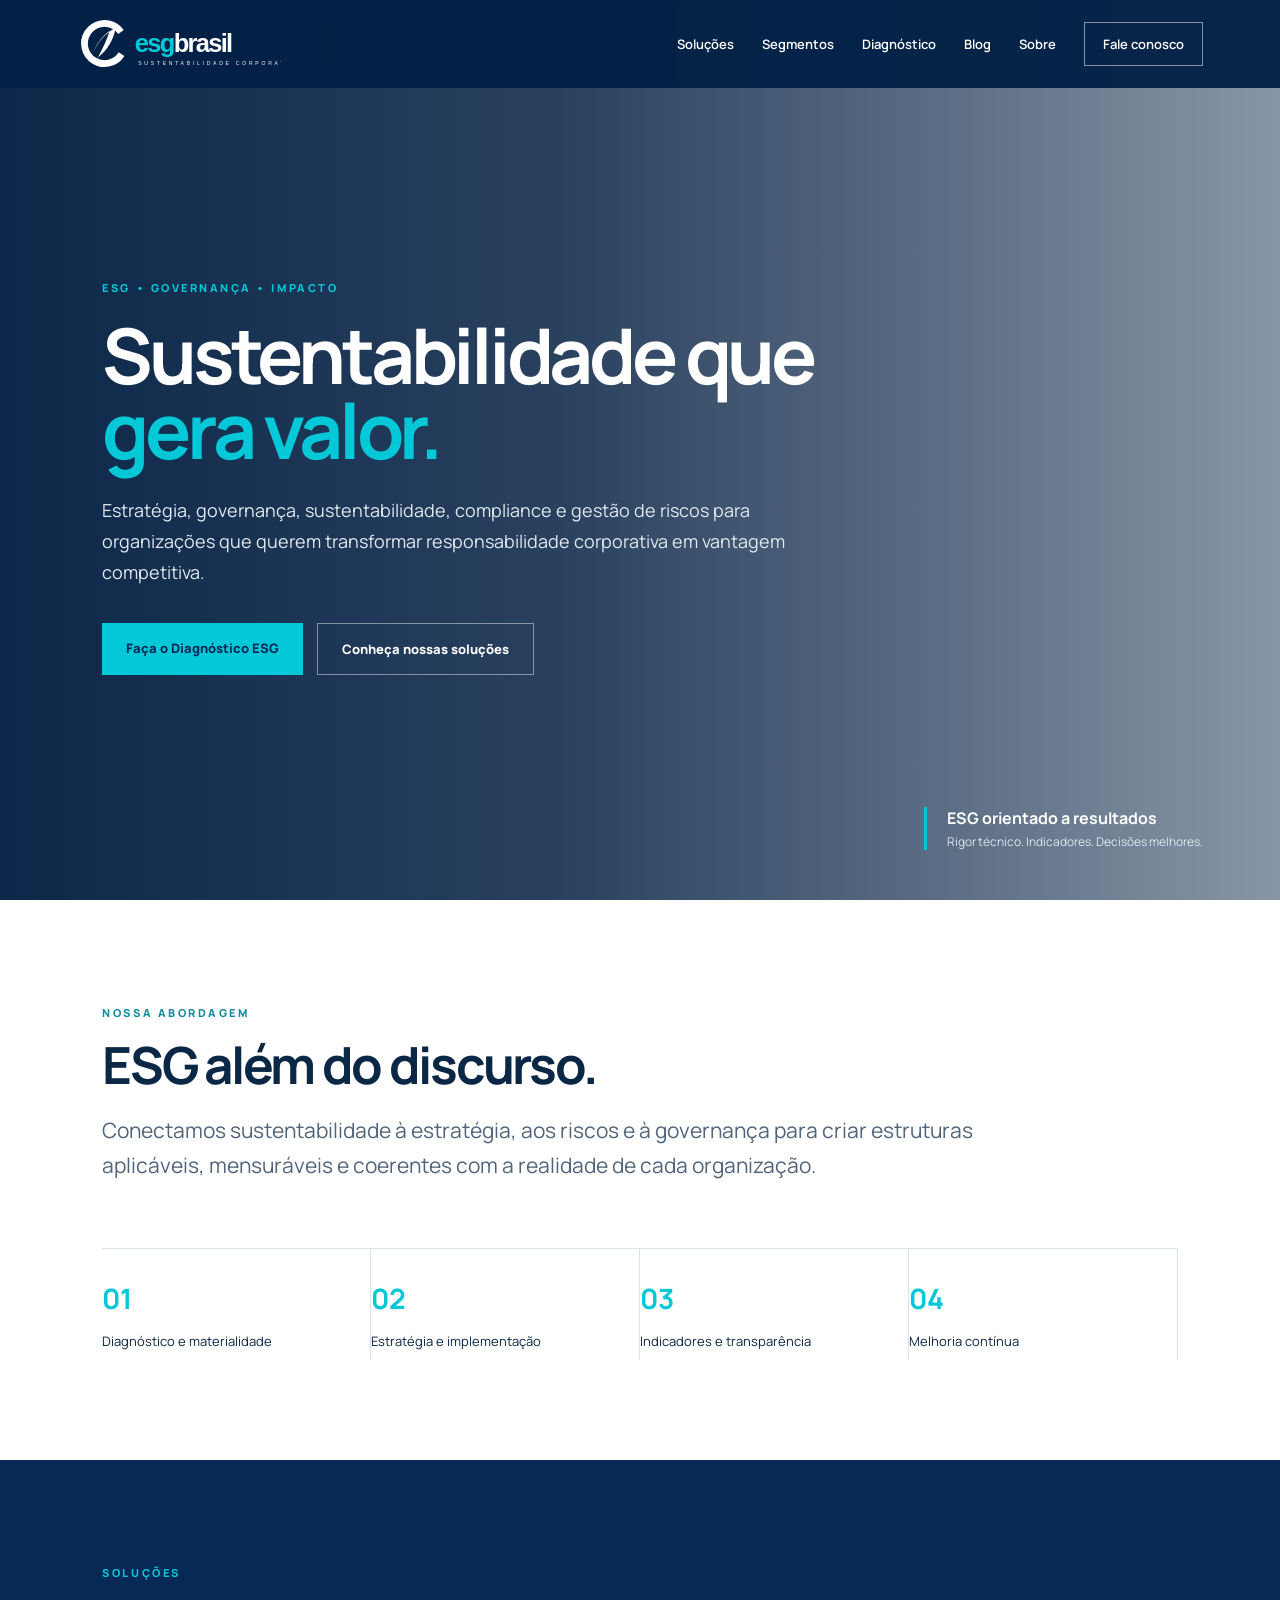
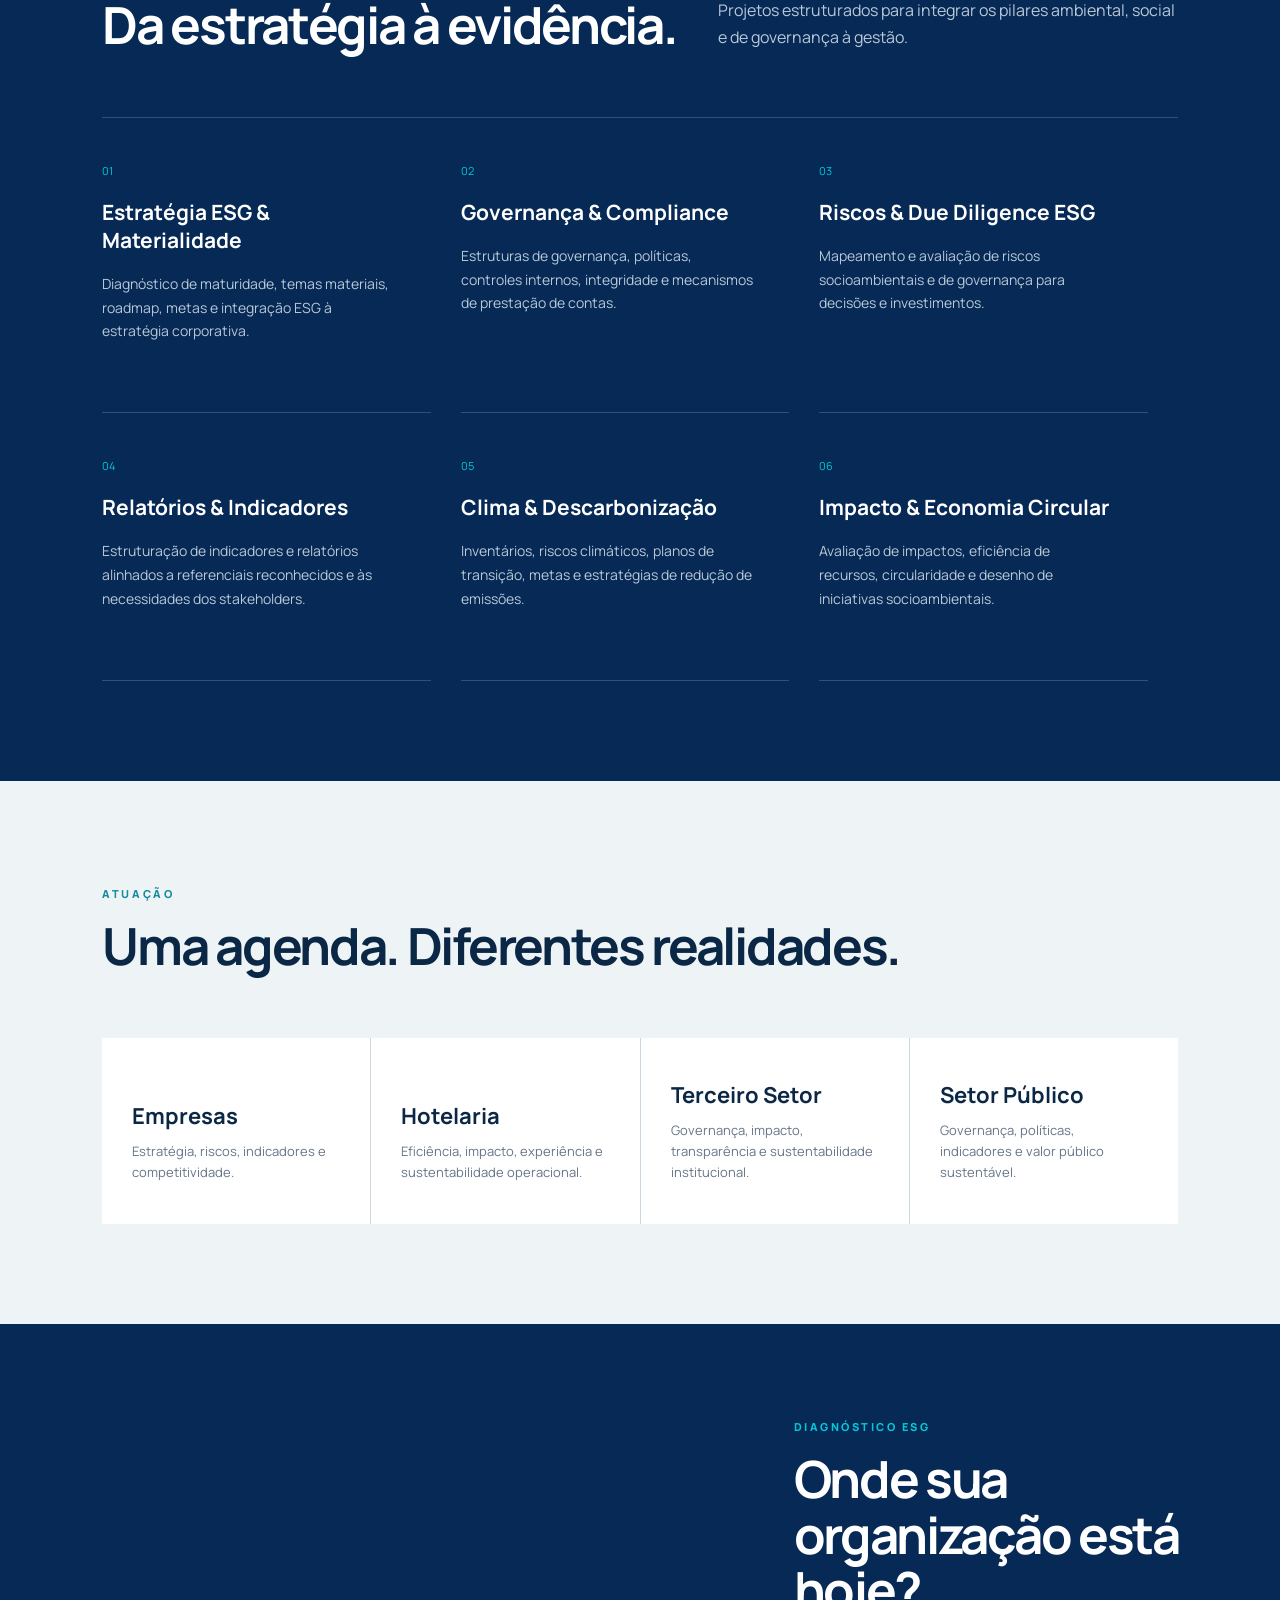
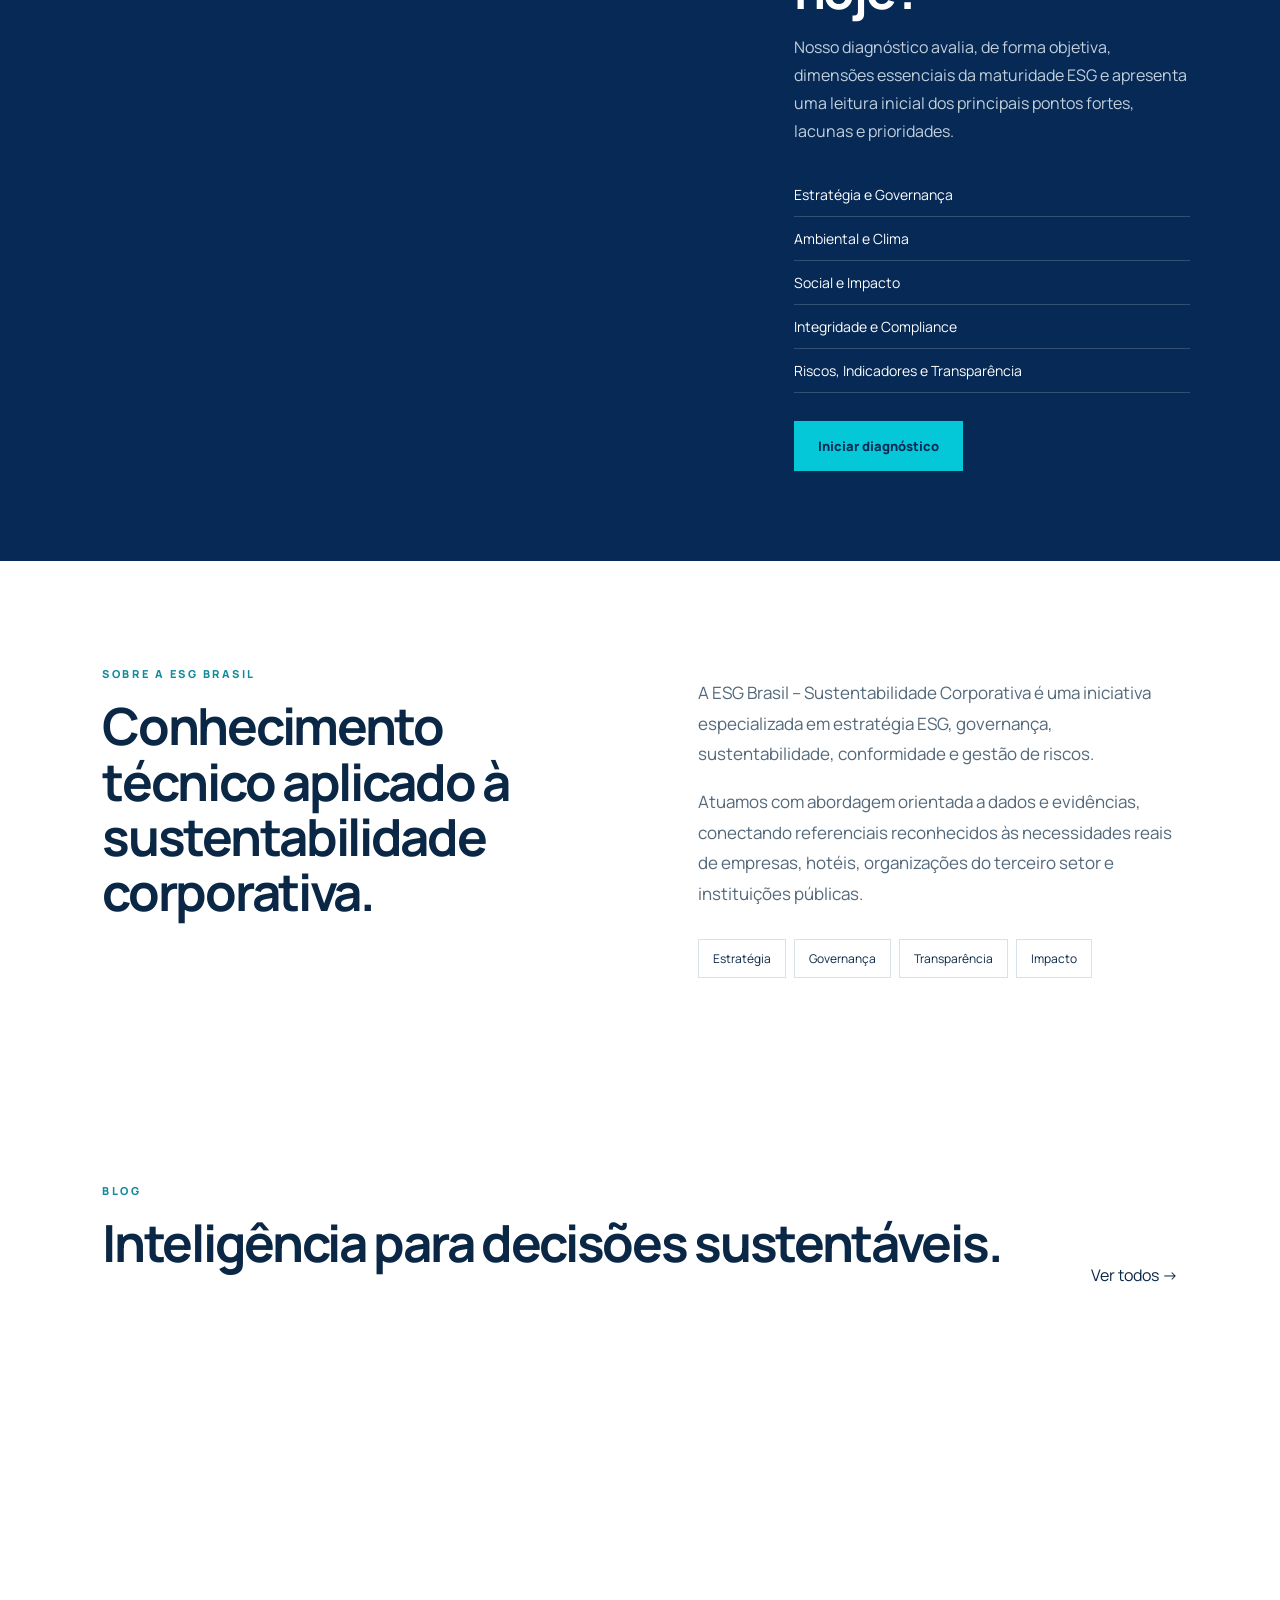
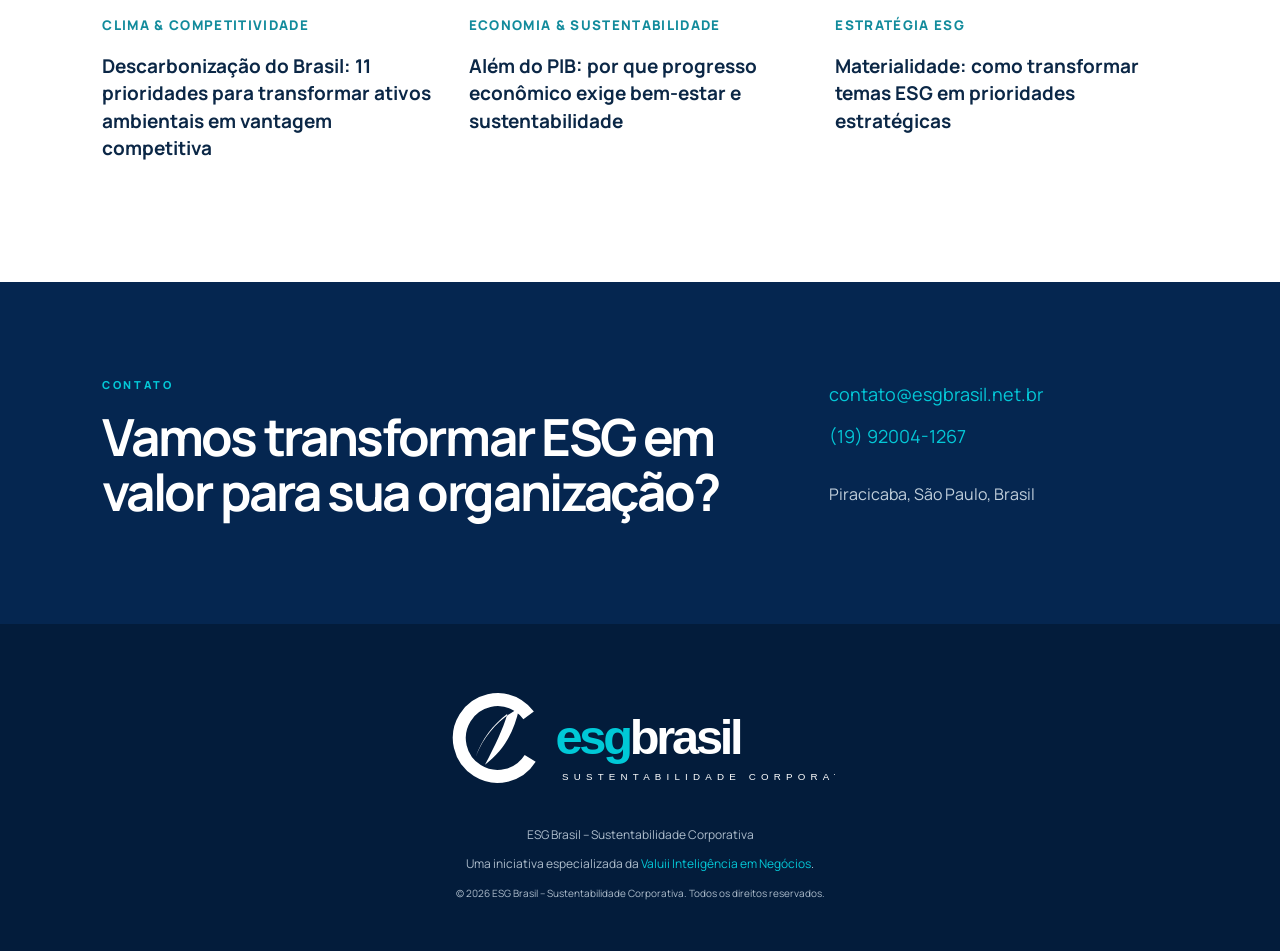
<file: index.html>
<!doctype html><html lang="pt-BR"><head><meta charset="utf-8"><meta name="viewport" content="width=device-width,initial-scale=1"><title>ESG Brasil | Sustentabilidade Corporativa</title><meta name="description" content="Estratégia ESG, governança, sustentabilidade, compliance e gestão de riscos para organizações que transformam responsabilidade em valor."><link rel="icon" type="image/svg+xml" href="assets/favicon-oficial.svg"><link rel="preconnect" href="https://fonts.googleapis.com"><link rel="preconnect" href="https://fonts.gstatic.com" crossorigin><link href="https://fonts.googleapis.com/css2?family=Manrope:wght@400;500;600;700;800&display=swap" rel="stylesheet"><link rel="stylesheet" href="styles.css"></head><body><header class="header"><a class="brand" href="#inicio"><img src="assets/logo-oficial-clara.svg" alt="ESG Brasil – Sustentabilidade Corporativa"></a><button class="menu" aria-label="Abrir menu">☰</button><nav><a href="#solucoes">Soluções</a><a href="#segmentos">Segmentos</a><a href="diagnostico.html">Diagnóstico</a><a href="blog.html">Blog</a><a href="#sobre">Sobre</a><a class="nav-cta" href="#contato">Fale conosco</a></nav></header><main><section class="hero" id="inicio"><div class="overlay"></div><div class="hero-content"><span class="eyebrow">ESG • GOVERNANÇA • IMPACTO</span><h1>Sustentabilidade que<br><em>gera valor.</em></h1><p>Estratégia, governança, sustentabilidade, compliance e gestão de riscos para organizações que querem transformar responsabilidade corporativa em vantagem competitiva.</p><div class="actions"><a class="btn primary" href="diagnostico.html">Faça o Diagnóstico ESG</a><a class="btn ghost" href="#solucoes">Conheça nossas soluções</a></div></div><div class="hero-note"><b>ESG orientado a resultados</b><span>Rigor técnico. Indicadores. Decisões melhores.</span></div></section><section class="intro"><span class="eyebrow dark">NOSSA ABORDAGEM</span><h2>ESG além do discurso.</h2><p class="lead">Conectamos sustentabilidade à estratégia, aos riscos e à governança para criar estruturas aplicáveis, mensuráveis e coerentes com a realidade de cada organização.</p><div class="metrics"><div><strong>01</strong><span>Diagnóstico e materialidade</span></div><div><strong>02</strong><span>Estratégia e implementação</span></div><div><strong>03</strong><span>Indicadores e transparência</span></div><div><strong>04</strong><span>Melhoria contínua</span></div></div></section><section class="solutions" id="solucoes"><div class="section-head"><div><span class="eyebrow">SOLUÇÕES</span><h2>Da estratégia à evidência.</h2></div><p>Projetos estruturados para integrar os pilares ambiental, social e de governança à gestão.</p></div><div class="cards"><article><span>01</span><h3>Estratégia ESG & Materialidade</h3><p>Diagnóstico de maturidade, temas materiais, roadmap, metas e integração ESG à estratégia corporativa.</p></article><article><span>02</span><h3>Governança & Compliance</h3><p>Estruturas de governança, políticas, controles internos, integridade e mecanismos de prestação de contas.</p></article><article><span>03</span><h3>Riscos & Due Diligence ESG</h3><p>Mapeamento e avaliação de riscos socioambientais e de governança para decisões e investimentos.</p></article><article><span>04</span><h3>Relatórios & Indicadores</h3><p>Estruturação de indicadores e relatórios alinhados a referenciais reconhecidos e às necessidades dos stakeholders.</p></article><article><span>05</span><h3>Clima & Descarbonização</h3><p>Inventários, riscos climáticos, planos de transição, metas e estratégias de redução de emissões.</p></article><article><span>06</span><h3>Impacto & Economia Circular</h3><p>Avaliação de impactos, eficiência de recursos, circularidade e desenho de iniciativas socioambientais.</p></article></div></section><section class="segments" id="segmentos"><div class="section-head"><div><span class="eyebrow dark">ATUAÇÃO</span><h2>Uma agenda. Diferentes realidades.</h2></div></div><div class="segment-grid"><a><b>Empresas</b><span>Estratégia, riscos, indicadores e competitividade.</span></a><a><b>Hotelaria</b><span>Eficiência, impacto, experiência e sustentabilidade operacional.</span></a><a><b>Terceiro Setor</b><span>Governança, impacto, transparência e sustentabilidade institucional.</span></a><a><b>Setor Público</b><span>Governança, políticas, indicadores e valor público sustentável.</span></a></div></section><section class="feature"><div class="feature-image"></div><div class="feature-copy"><span class="eyebrow">DIAGNÓSTICO ESG</span><h2>Onde sua organização está hoje?</h2><p>Nosso diagnóstico avalia, de forma objetiva, dimensões essenciais da maturidade ESG e apresenta uma leitura inicial dos principais pontos fortes, lacunas e prioridades.</p><ul><li>Estratégia e Governança</li><li>Ambiental e Clima</li><li>Social e Impacto</li><li>Integridade e Compliance</li><li>Riscos, Indicadores e Transparência</li></ul><a class="btn primary" href="diagnostico.html">Iniciar diagnóstico</a></div></section><section class="about" id="sobre"><div><span class="eyebrow dark">SOBRE A ESG BRASIL</span><h2>Conhecimento técnico aplicado à sustentabilidade corporativa.</h2></div><div><p>A ESG Brasil – Sustentabilidade Corporativa é uma iniciativa especializada em estratégia ESG, governança, sustentabilidade, conformidade e gestão de riscos.</p><p>Atuamos com abordagem orientada a dados e evidências, conectando referenciais reconhecidos às necessidades reais de empresas, hotéis, organizações do terceiro setor e instituições públicas.</p><div class="pillars"><span>Estratégia</span><span>Governança</span><span>Transparência</span><span>Impacto</span></div></div></section><section class="insights"><div class="section-head"><div><span class="eyebrow dark">BLOG</span><h2>Inteligência para decisões sustentáveis.</h2></div><a href="blog.html">Ver todos →</a></div><div class="post-grid"><a href="artigo-descarbonizacao-brasil-cebds.html"><article><div class="post-img" style="background-image:url('https://images.unsplash.com/photo-1497435334941-8c899ee9e8e9?auto=format&fit=crop&w=900&q=80')"></div><small>CLIMA & COMPETITIVIDADE</small><h3>Descarbonização do Brasil: 11 prioridades para transformar ativos ambientais em vantagem competitiva</h3></article></a><a href="artigo-alem-do-pib.html"><article><div class="post-img" style="background-image:url('https://images.unsplash.com/photo-1472214103451-9374bd1c798e?auto=format&fit=crop&w=900&q=80')"></div><small>ECONOMIA & SUSTENTABILIDADE</small><h3>Além do PIB: por que progresso econômico exige bem-estar e sustentabilidade</h3></article></a><a href="artigo-materialidade.html"><article><div class="post-img p1"></div><small>ESTRATÉGIA ESG</small><h3>Materialidade: como transformar temas ESG em prioridades estratégicas</h3></article></a></div></section><section class="contact" id="contato"><div><span class="eyebrow">CONTATO</span><h2>Vamos transformar ESG em valor para sua organização?</h2></div><div class="contact-data"><a href="mailto:contato@esgbrasil.net.br">contato@esgbrasil.net.br</a><a href="https://wa.me/5519920041267">(19) 92004-1267</a><p>Piracicaba, São Paulo, Brasil</p></div></section></main><footer><img src="assets/logo-oficial-clara.svg" alt="ESG Brasil – Sustentabilidade Corporativa"><p>ESG Brasil – Sustentabilidade Corporativa</p><p>Uma iniciativa especializada da <a href="https://www.valuii.com.br">Valuii Inteligência em Negócios</a>.</p><small>© 2026 ESG Brasil – Sustentabilidade Corporativa. Todos os direitos reservados.</small></footer><script src="script.js"></script></body></html>
</file>
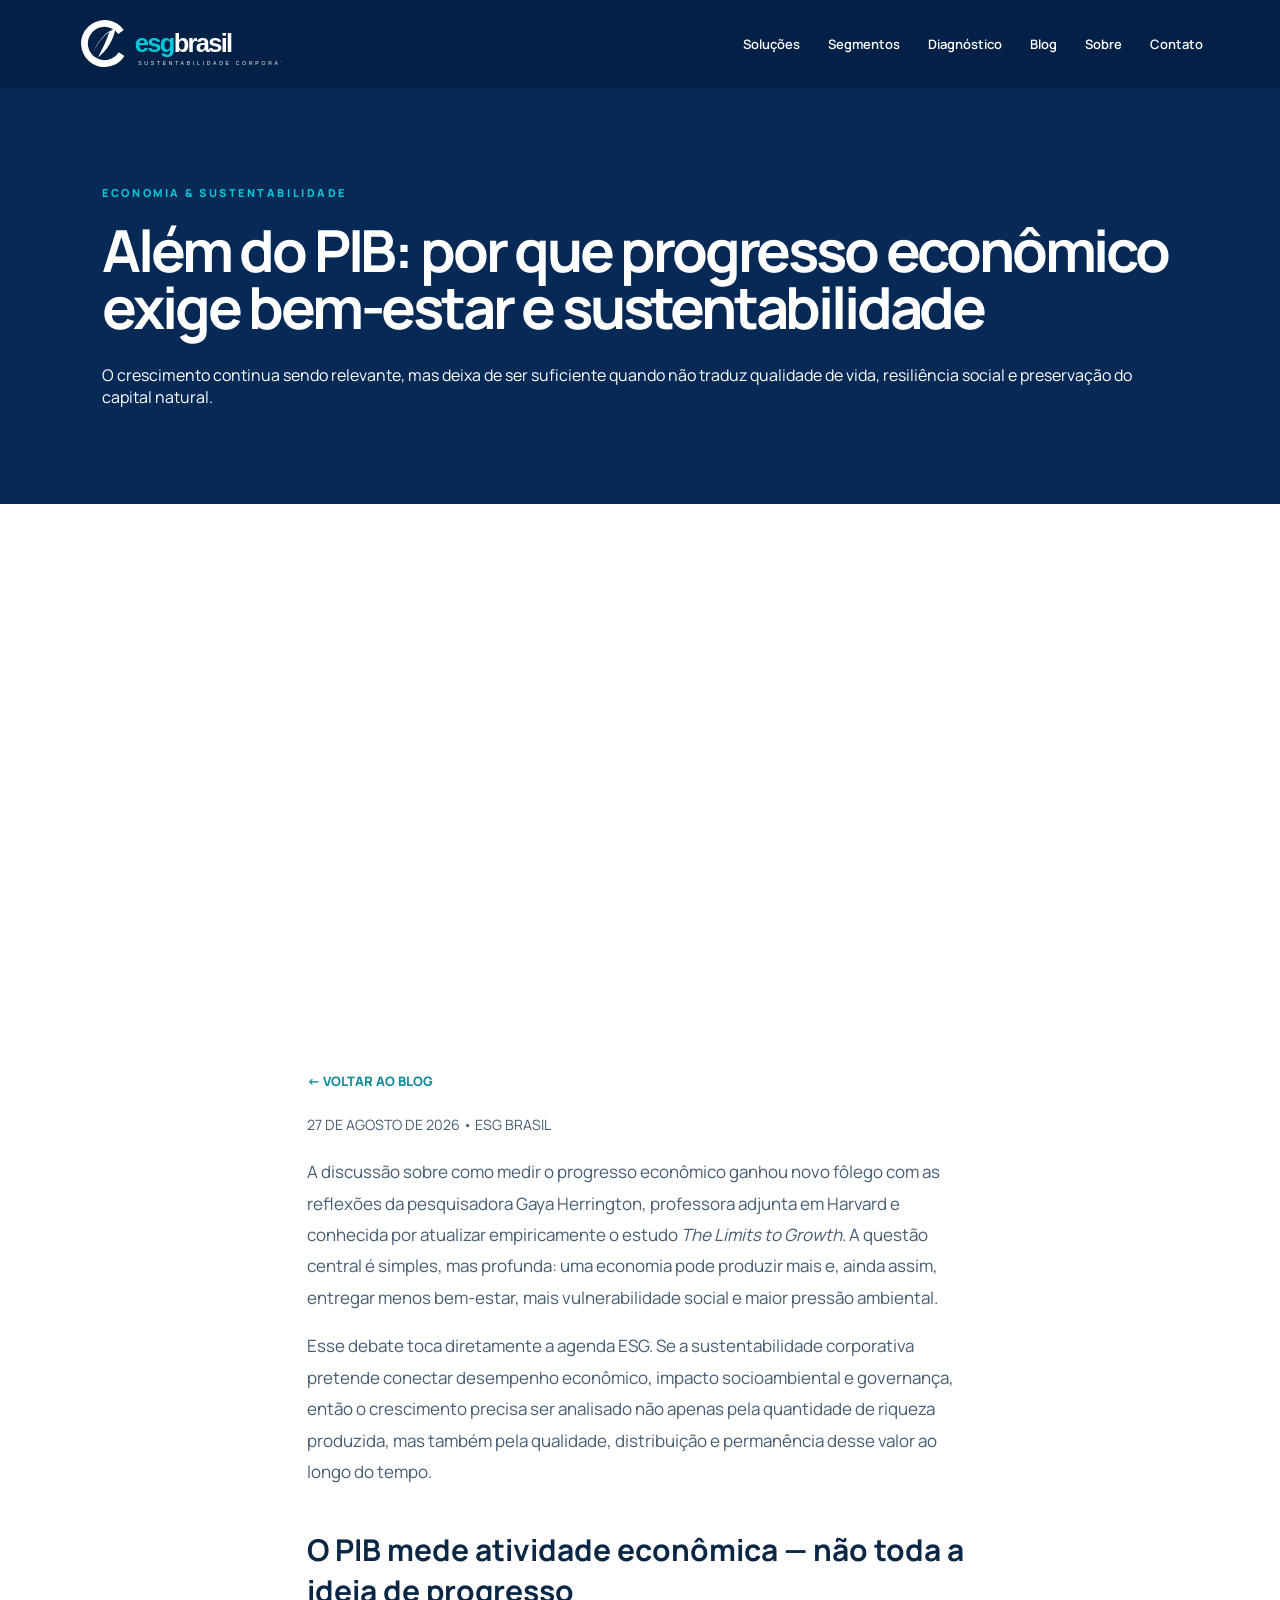
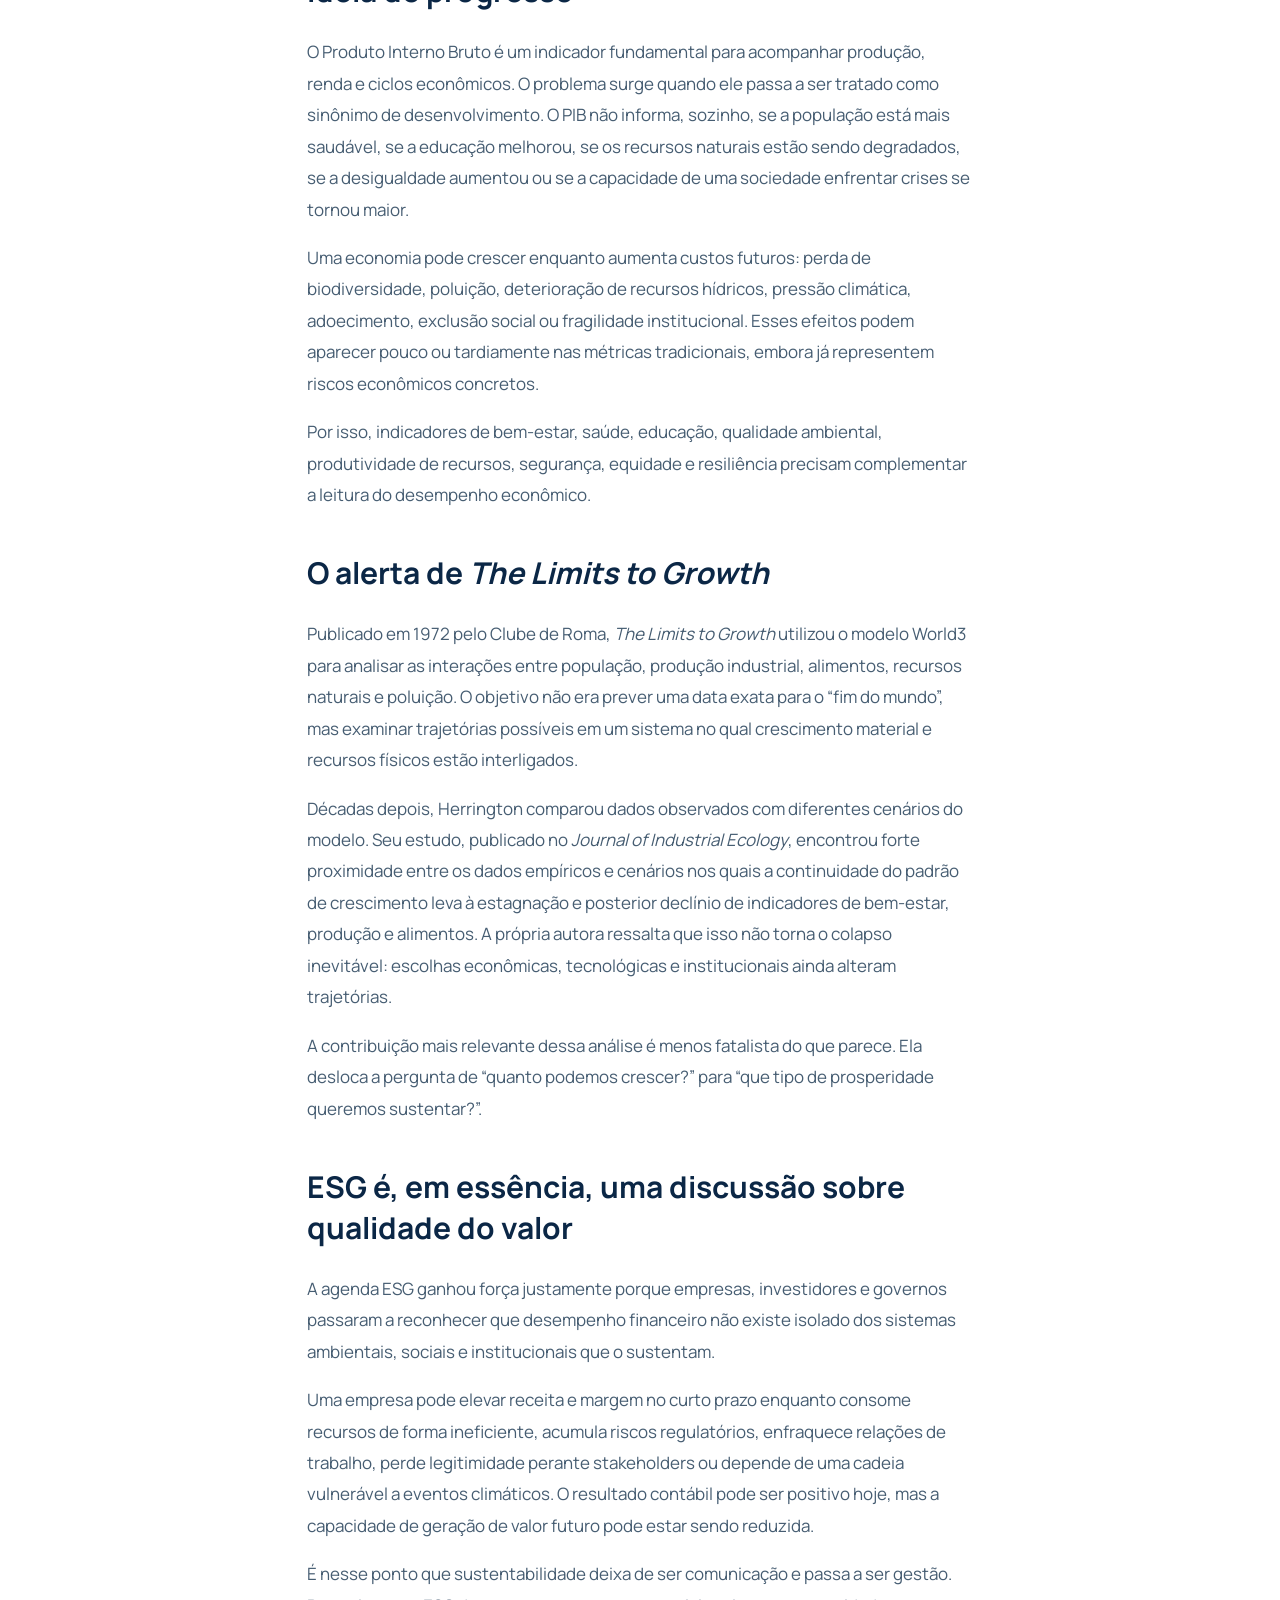
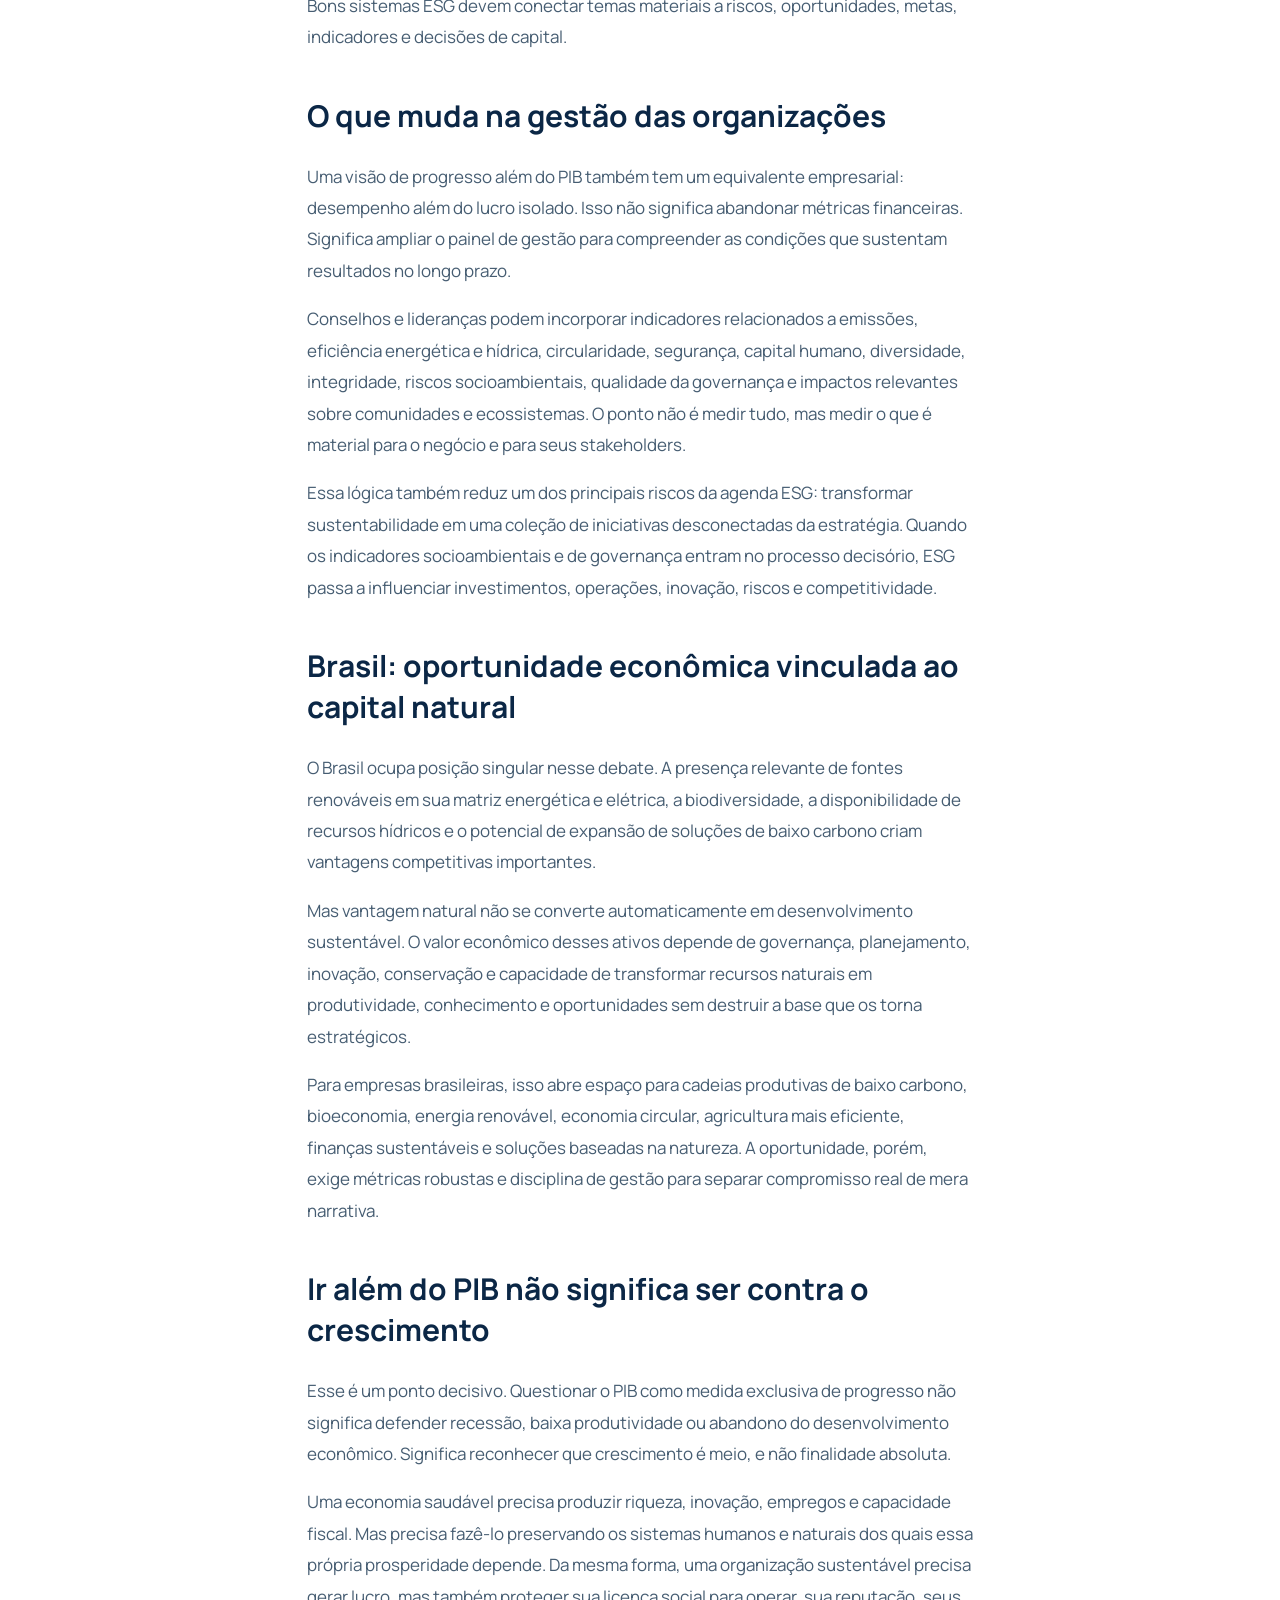
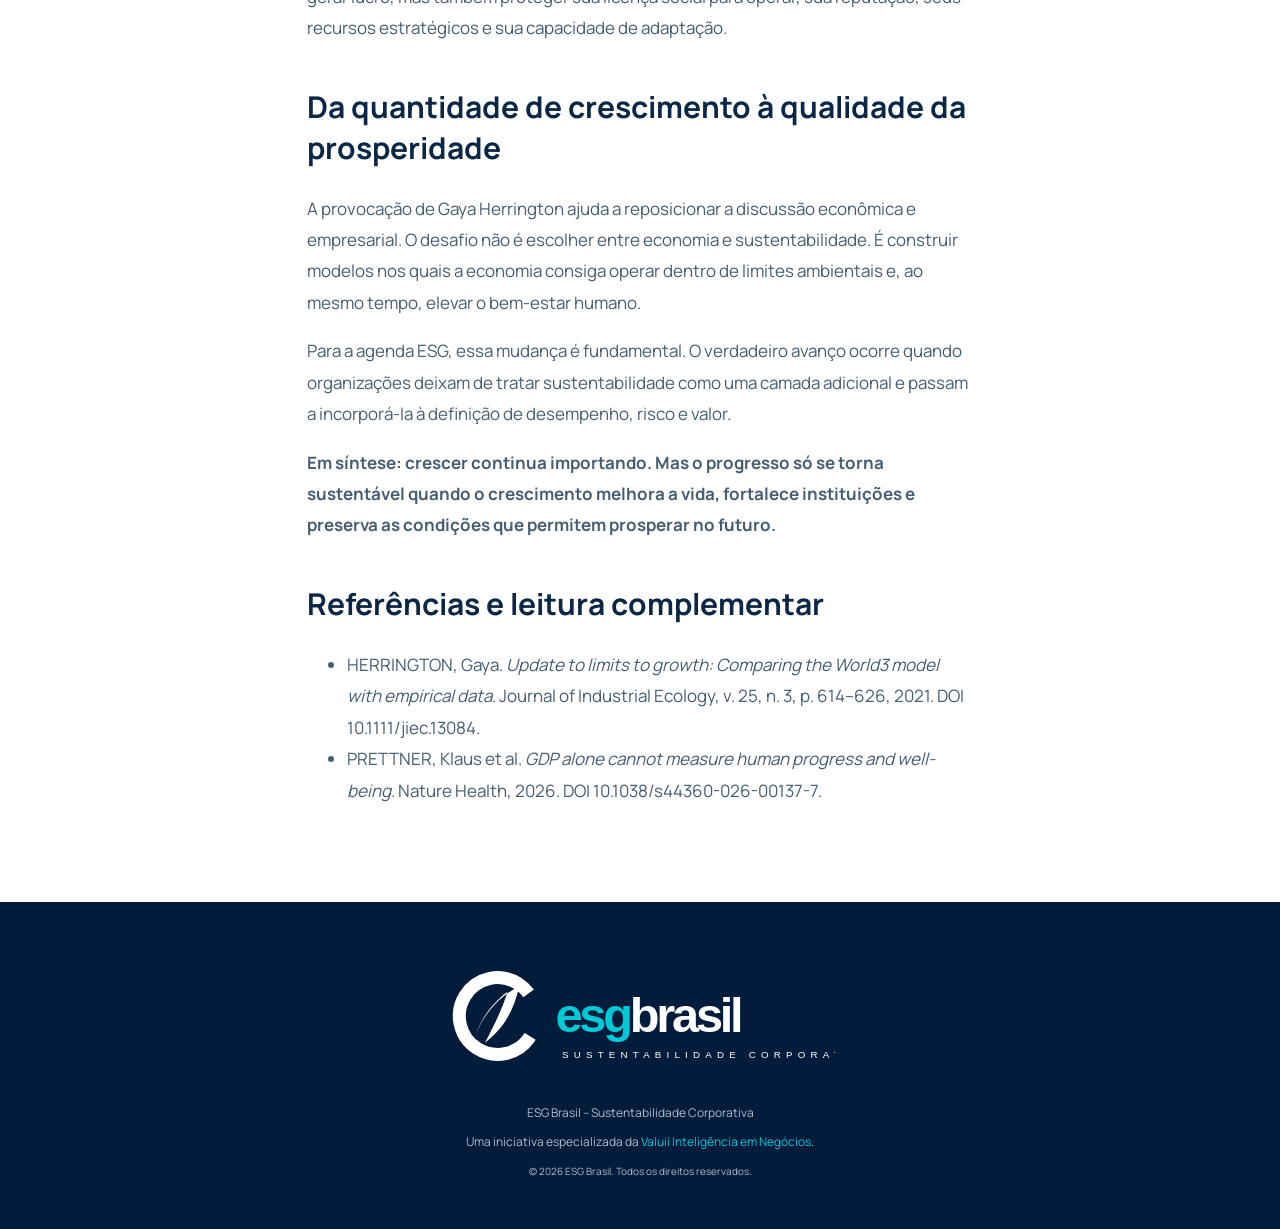
<file: artigo-alem-do-pib.html>
<!doctype html><html lang="pt-BR"><head><meta charset="utf-8"><meta name="viewport" content="width=device-width,initial-scale=1"><title>Além do PIB: progresso, bem-estar e sustentabilidade | ESG Brasil</title><meta name="description" content="Por que o PIB, isoladamente, não mede o progresso. Uma análise sobre bem-estar, sustentabilidade, limites do crescimento e implicações para a agenda ESG."><link rel="icon" type="image/svg+xml" href="assets/favicon-oficial.svg"><link href="https://fonts.googleapis.com/css2?family=Manrope:wght@400;600;700;800&display=swap" rel="stylesheet"><link rel="stylesheet" href="styles.css"></head><body><header class="header"><a class="brand" href="index.html"><img src="assets/logo-oficial-clara.svg" alt="ESG Brasil – Sustentabilidade Corporativa"></a><button class="menu" aria-label="Abrir menu">☰</button><nav><a href="index.html#solucoes">Soluções</a><a href="index.html#segmentos">Segmentos</a><a href="diagnostico.html">Diagnóstico</a><a href="blog.html">Blog</a><a href="index.html#sobre">Sobre</a><a href="index.html#contato">Contato</a></nav></header><section class="page-hero"><span class="eyebrow">ECONOMIA & SUSTENTABILIDADE</span><h1>Além do PIB: por que progresso econômico exige bem-estar e sustentabilidade</h1><p>O crescimento continua sendo relevante, mas deixa de ser suficiente quando não traduz qualidade de vida, resiliência social e preservação do capital natural.</p></section><main class="article"><div class="article-hero" style="background-image:url('https://images.unsplash.com/photo-1472214103451-9374bd1c798e?auto=format&fit=crop&w=1400&q=85')"></div><a class="back" href="blog.html">← VOLTAR AO BLOG</a><p><small>27 DE AGOSTO DE 2026 • ESG BRASIL</small></p><p>A discussão sobre como medir o progresso econômico ganhou novo fôlego com as reflexões da pesquisadora Gaya Herrington, professora adjunta em Harvard e conhecida por atualizar empiricamente o estudo <em>The Limits to Growth</em>. A questão central é simples, mas profunda: uma economia pode produzir mais e, ainda assim, entregar menos bem-estar, mais vulnerabilidade social e maior pressão ambiental.</p><p>Esse debate toca diretamente a agenda ESG. Se a sustentabilidade corporativa pretende conectar desempenho econômico, impacto socioambiental e governança, então o crescimento precisa ser analisado não apenas pela quantidade de riqueza produzida, mas também pela qualidade, distribuição e permanência desse valor ao longo do tempo.</p><h2>O PIB mede atividade econômica — não toda a ideia de progresso</h2><p>O Produto Interno Bruto é um indicador fundamental para acompanhar produção, renda e ciclos econômicos. O problema surge quando ele passa a ser tratado como sinônimo de desenvolvimento. O PIB não informa, sozinho, se a população está mais saudável, se a educação melhorou, se os recursos naturais estão sendo degradados, se a desigualdade aumentou ou se a capacidade de uma sociedade enfrentar crises se tornou maior.</p><p>Uma economia pode crescer enquanto aumenta custos futuros: perda de biodiversidade, poluição, deterioração de recursos hídricos, pressão climática, adoecimento, exclusão social ou fragilidade institucional. Esses efeitos podem aparecer pouco ou tardiamente nas métricas tradicionais, embora já representem riscos econômicos concretos.</p><p>Por isso, indicadores de bem-estar, saúde, educação, qualidade ambiental, produtividade de recursos, segurança, equidade e resiliência precisam complementar a leitura do desempenho econômico.</p><h2>O alerta de <em>The Limits to Growth</em></h2><p>Publicado em 1972 pelo Clube de Roma, <em>The Limits to Growth</em> utilizou o modelo World3 para analisar as interações entre população, produção industrial, alimentos, recursos naturais e poluição. O objetivo não era prever uma data exata para o “fim do mundo”, mas examinar trajetórias possíveis em um sistema no qual crescimento material e recursos físicos estão interligados.</p><p>Décadas depois, Herrington comparou dados observados com diferentes cenários do modelo. Seu estudo, publicado no <em>Journal of Industrial Ecology</em>, encontrou forte proximidade entre os dados empíricos e cenários nos quais a continuidade do padrão de crescimento leva à estagnação e posterior declínio de indicadores de bem-estar, produção e alimentos. A própria autora ressalta que isso não torna o colapso inevitável: escolhas econômicas, tecnológicas e institucionais ainda alteram trajetórias.</p><p>A contribuição mais relevante dessa análise é menos fatalista do que parece. Ela desloca a pergunta de “quanto podemos crescer?” para “que tipo de prosperidade queremos sustentar?”.</p><h2>ESG é, em essência, uma discussão sobre qualidade do valor</h2><p>A agenda ESG ganhou força justamente porque empresas, investidores e governos passaram a reconhecer que desempenho financeiro não existe isolado dos sistemas ambientais, sociais e institucionais que o sustentam.</p><p>Uma empresa pode elevar receita e margem no curto prazo enquanto consome recursos de forma ineficiente, acumula riscos regulatórios, enfraquece relações de trabalho, perde legitimidade perante stakeholders ou depende de uma cadeia vulnerável a eventos climáticos. O resultado contábil pode ser positivo hoje, mas a capacidade de geração de valor futuro pode estar sendo reduzida.</p><p>É nesse ponto que sustentabilidade deixa de ser comunicação e passa a ser gestão. Bons sistemas ESG devem conectar temas materiais a riscos, oportunidades, metas, indicadores e decisões de capital.</p><h2>O que muda na gestão das organizações</h2><p>Uma visão de progresso além do PIB também tem um equivalente empresarial: desempenho além do lucro isolado. Isso não significa abandonar métricas financeiras. Significa ampliar o painel de gestão para compreender as condições que sustentam resultados no longo prazo.</p><p>Conselhos e lideranças podem incorporar indicadores relacionados a emissões, eficiência energética e hídrica, circularidade, segurança, capital humano, diversidade, integridade, riscos socioambientais, qualidade da governança e impactos relevantes sobre comunidades e ecossistemas. O ponto não é medir tudo, mas medir o que é material para o negócio e para seus stakeholders.</p><p>Essa lógica também reduz um dos principais riscos da agenda ESG: transformar sustentabilidade em uma coleção de iniciativas desconectadas da estratégia. Quando os indicadores socioambientais e de governança entram no processo decisório, ESG passa a influenciar investimentos, operações, inovação, riscos e competitividade.</p><h2>Brasil: oportunidade econômica vinculada ao capital natural</h2><p>O Brasil ocupa posição singular nesse debate. A presença relevante de fontes renováveis em sua matriz energética e elétrica, a biodiversidade, a disponibilidade de recursos hídricos e o potencial de expansão de soluções de baixo carbono criam vantagens competitivas importantes.</p><p>Mas vantagem natural não se converte automaticamente em desenvolvimento sustentável. O valor econômico desses ativos depende de governança, planejamento, inovação, conservação e capacidade de transformar recursos naturais em produtividade, conhecimento e oportunidades sem destruir a base que os torna estratégicos.</p><p>Para empresas brasileiras, isso abre espaço para cadeias produtivas de baixo carbono, bioeconomia, energia renovável, economia circular, agricultura mais eficiente, finanças sustentáveis e soluções baseadas na natureza. A oportunidade, porém, exige métricas robustas e disciplina de gestão para separar compromisso real de mera narrativa.</p><h2>Ir além do PIB não significa ser contra o crescimento</h2><p>Esse é um ponto decisivo. Questionar o PIB como medida exclusiva de progresso não significa defender recessão, baixa produtividade ou abandono do desenvolvimento econômico. Significa reconhecer que crescimento é meio, e não finalidade absoluta.</p><p>Uma economia saudável precisa produzir riqueza, inovação, empregos e capacidade fiscal. Mas precisa fazê-lo preservando os sistemas humanos e naturais dos quais essa própria prosperidade depende. Da mesma forma, uma organização sustentável precisa gerar lucro, mas também proteger sua licença social para operar, sua reputação, seus recursos estratégicos e sua capacidade de adaptação.</p><h2>Da quantidade de crescimento à qualidade da prosperidade</h2><p>A provocação de Gaya Herrington ajuda a reposicionar a discussão econômica e empresarial. O desafio não é escolher entre economia e sustentabilidade. É construir modelos nos quais a economia consiga operar dentro de limites ambientais e, ao mesmo tempo, elevar o bem-estar humano.</p><p>Para a agenda ESG, essa mudança é fundamental. O verdadeiro avanço ocorre quando organizações deixam de tratar sustentabilidade como uma camada adicional e passam a incorporá-la à definição de desempenho, risco e valor.</p><p><strong>Em síntese: crescer continua importando. Mas o progresso só se torna sustentável quando o crescimento melhora a vida, fortalece instituições e preserva as condições que permitem prosperar no futuro.</strong></p><h2>Referências e leitura complementar</h2><ul><li>HERRINGTON, Gaya. <em>Update to limits to growth: Comparing the World3 model with empirical data</em>. Journal of Industrial Ecology, v. 25, n. 3, p. 614–626, 2021. <a href="https://doi.org/10.1111/jiec.13084" target="_blank" rel="noopener">DOI 10.1111/jiec.13084</a>.</li><li>PRETTNER, Klaus et al. <em>GDP alone cannot measure human progress and well-being</em>. Nature Health, 2026. <a href="https://doi.org/10.1038/s44360-026-00137-7" target="_blank" rel="noopener">DOI 10.1038/s44360-026-00137-7</a>.</li></ul></main><footer><img src="assets/logo-oficial-clara.svg" alt="ESG Brasil – Sustentabilidade Corporativa"><p>ESG Brasil – Sustentabilidade Corporativa</p><p>Uma iniciativa especializada da <a href="https://www.valuii.com.br">Valuii Inteligência em Negócios</a>.</p><small>© 2026 ESG Brasil. Todos os direitos reservados.</small></footer><script src="script.js"></script></body></html>
</file>
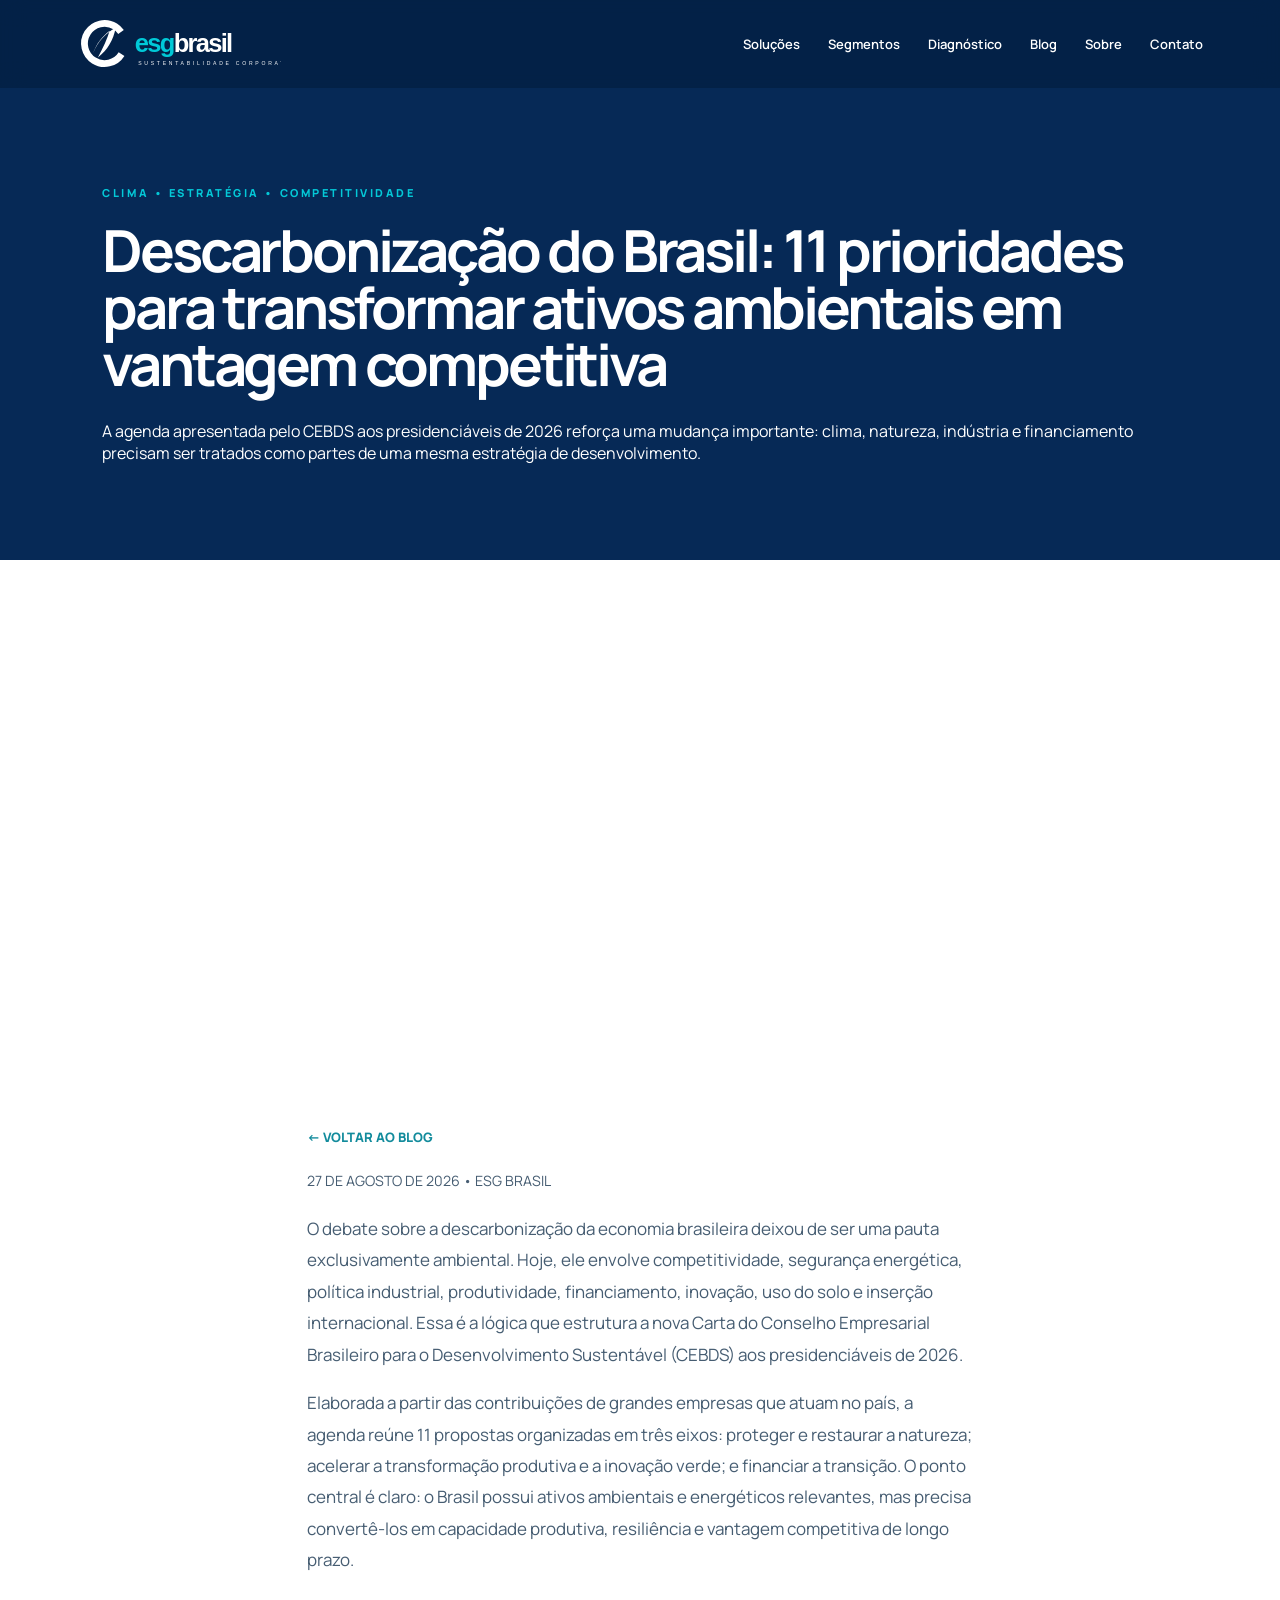
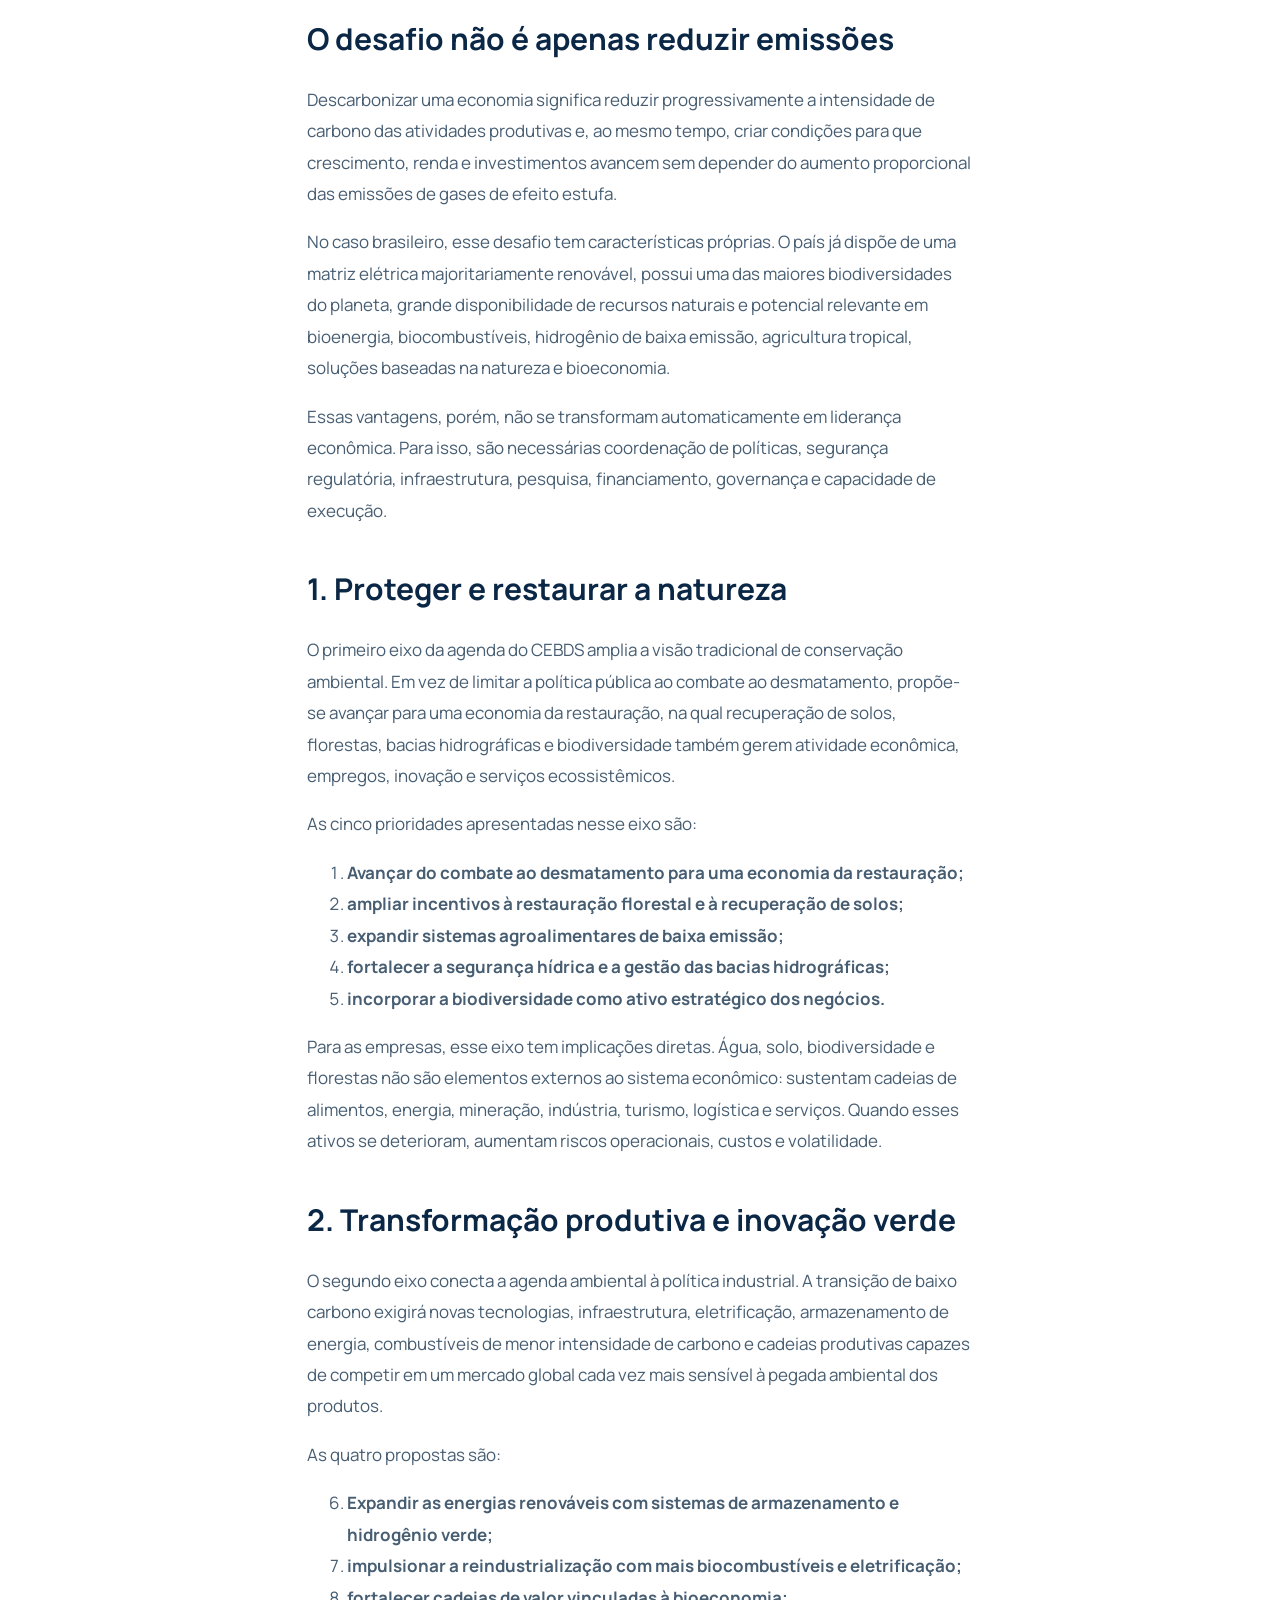
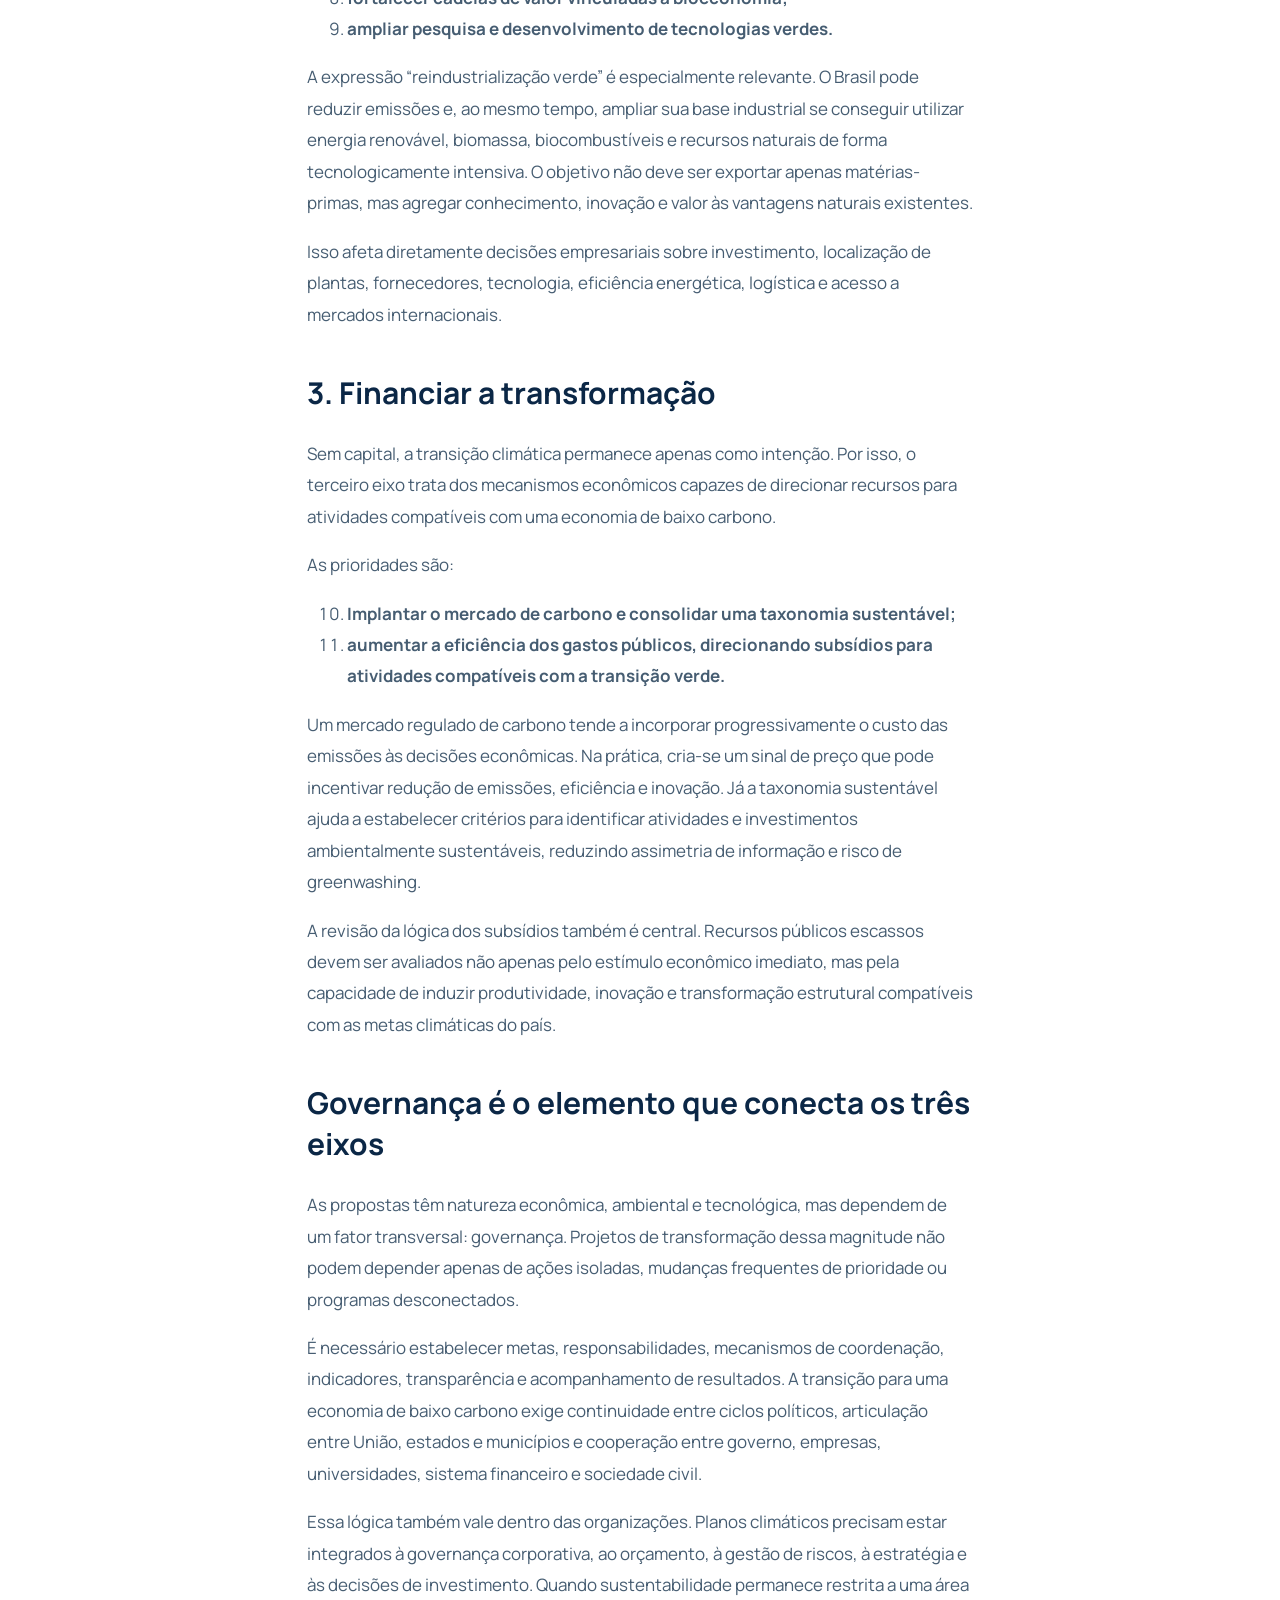
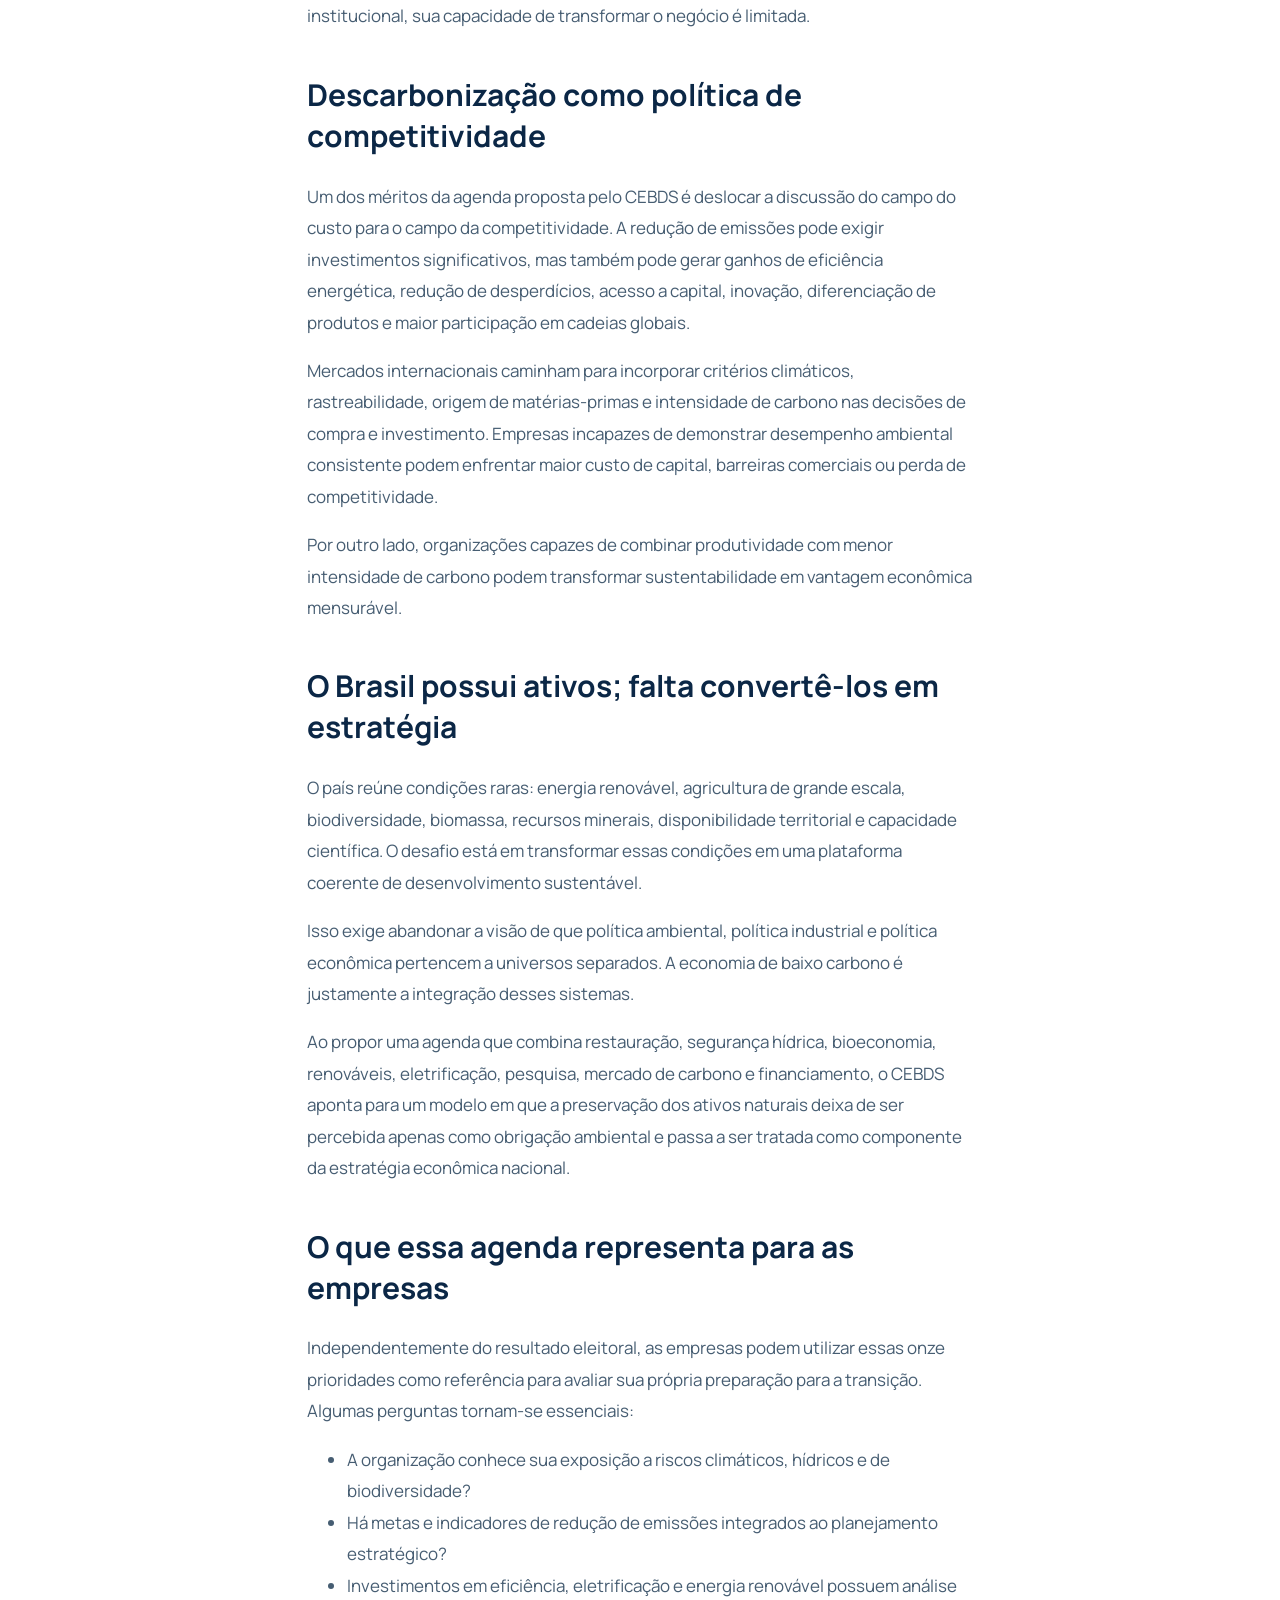
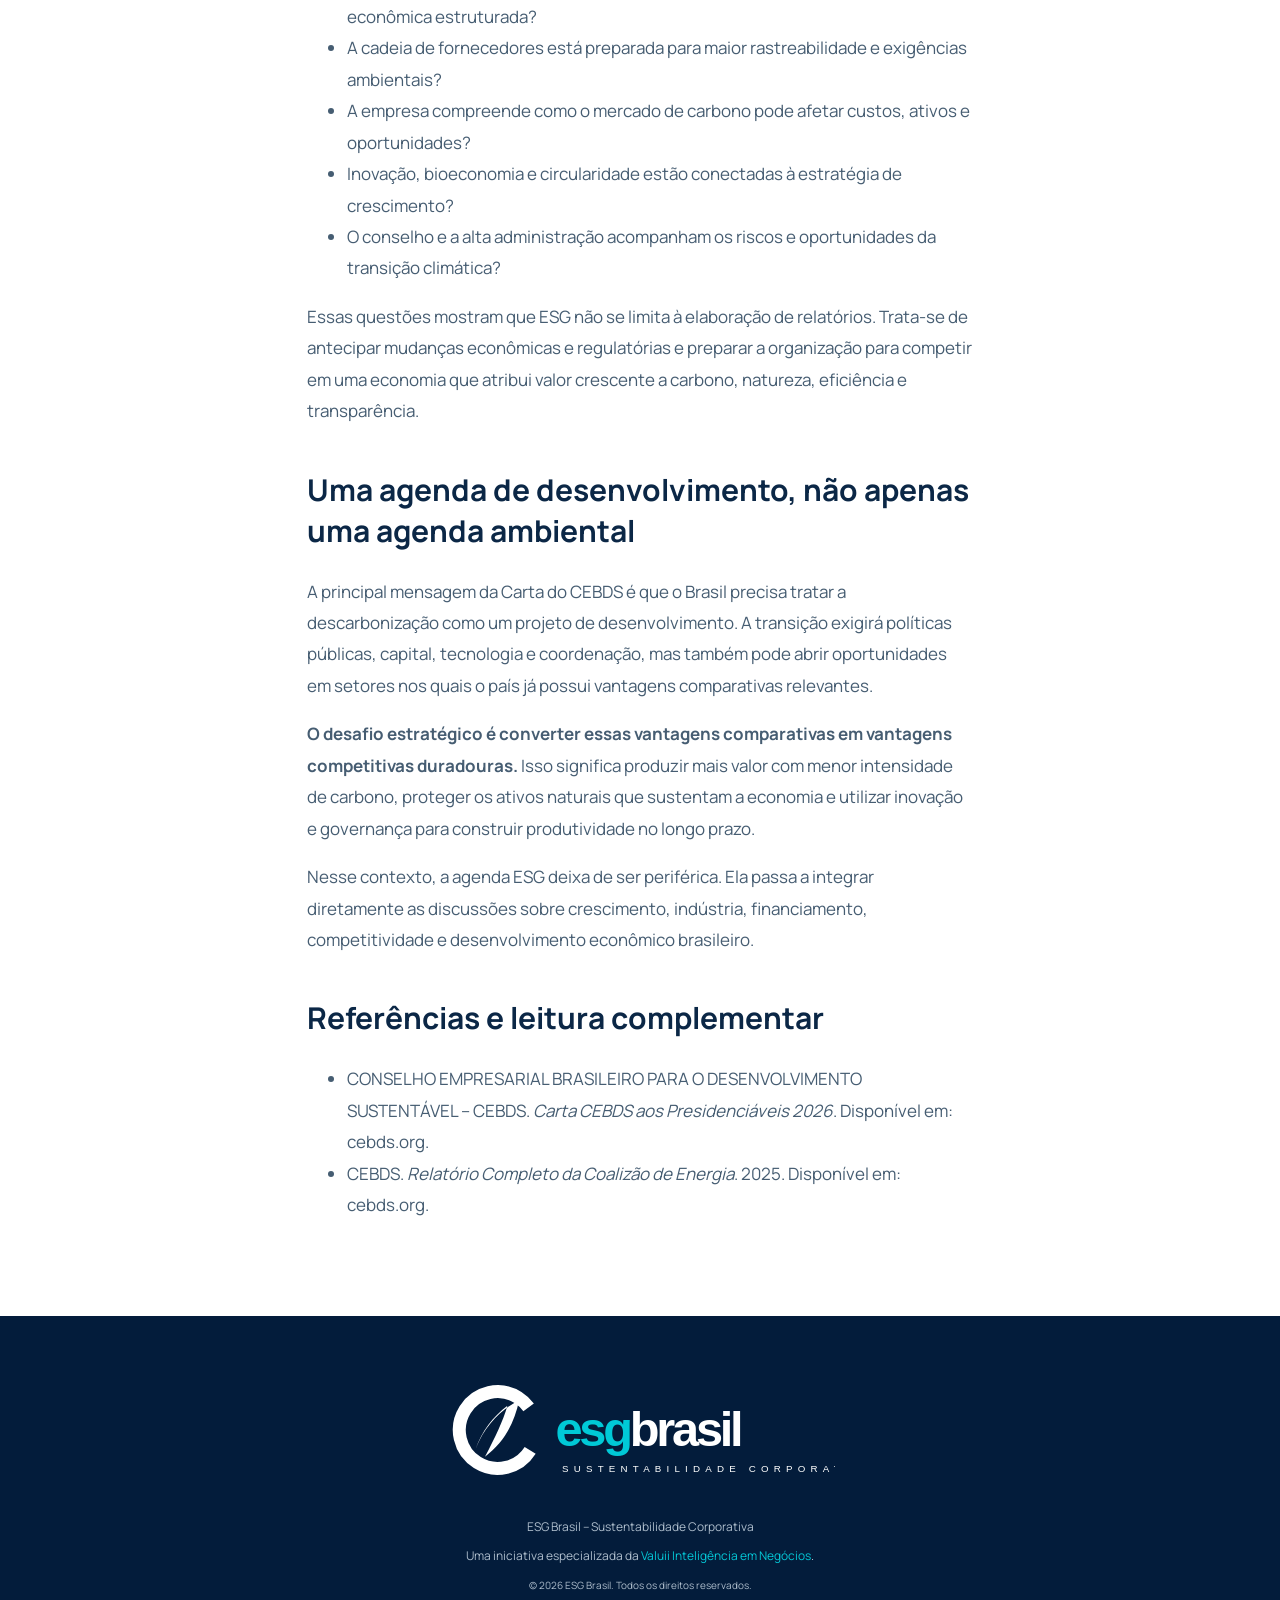
<file: artigo-descarbonizacao-brasil-cebds.html>
<!doctype html><html lang="pt-BR"><head><meta charset="utf-8"><meta name="viewport" content="width=device-width,initial-scale=1"><title>Descarbonização do Brasil: 11 prioridades para competitividade e desenvolvimento sustentável | ESG Brasil</title><meta name="description" content="Análise das 11 propostas apresentadas pelo CEBDS aos presidenciáveis de 2026 para acelerar a descarbonização, a bioeconomia, a restauração, a inovação verde e o financiamento sustentável no Brasil."><link rel="icon" type="image/svg+xml" href="assets/favicon-oficial.svg"><link href="https://fonts.googleapis.com/css2?family=Manrope:wght@400;600;700;800&display=swap" rel="stylesheet"><link rel="stylesheet" href="styles.css"></head><body><header class="header"><a class="brand" href="index.html"><img src="assets/logo-oficial-clara.svg" alt="ESG Brasil – Sustentabilidade Corporativa"></a><button class="menu" aria-label="Abrir menu">☰</button><nav><a href="index.html#solucoes">Soluções</a><a href="index.html#segmentos">Segmentos</a><a href="diagnostico.html">Diagnóstico</a><a href="blog.html">Blog</a><a href="index.html#sobre">Sobre</a><a href="index.html#contato">Contato</a></nav></header><section class="page-hero"><span class="eyebrow">CLIMA • ESTRATÉGIA • COMPETITIVIDADE</span><h1>Descarbonização do Brasil: 11 prioridades para transformar ativos ambientais em vantagem competitiva</h1><p>A agenda apresentada pelo CEBDS aos presidenciáveis de 2026 reforça uma mudança importante: clima, natureza, indústria e financiamento precisam ser tratados como partes de uma mesma estratégia de desenvolvimento.</p></section><main class="article"><div class="article-hero" style="background-image:url('https://images.unsplash.com/photo-1497435334941-8c899ee9e8e9?auto=format&fit=crop&w=1400&q=85')"></div><a class="back" href="blog.html">← VOLTAR AO BLOG</a><p><small>27 DE AGOSTO DE 2026 • ESG BRASIL</small></p><p>O debate sobre a descarbonização da economia brasileira deixou de ser uma pauta exclusivamente ambiental. Hoje, ele envolve competitividade, segurança energética, política industrial, produtividade, financiamento, inovação, uso do solo e inserção internacional. Essa é a lógica que estrutura a nova Carta do Conselho Empresarial Brasileiro para o Desenvolvimento Sustentável (CEBDS) aos presidenciáveis de 2026.</p><p>Elaborada a partir das contribuições de grandes empresas que atuam no país, a agenda reúne 11 propostas organizadas em três eixos: proteger e restaurar a natureza; acelerar a transformação produtiva e a inovação verde; e financiar a transição. O ponto central é claro: o Brasil possui ativos ambientais e energéticos relevantes, mas precisa convertê-los em capacidade produtiva, resiliência e vantagem competitiva de longo prazo.</p><h2>O desafio não é apenas reduzir emissões</h2><p>Descarbonizar uma economia significa reduzir progressivamente a intensidade de carbono das atividades produtivas e, ao mesmo tempo, criar condições para que crescimento, renda e investimentos avancem sem depender do aumento proporcional das emissões de gases de efeito estufa.</p><p>No caso brasileiro, esse desafio tem características próprias. O país já dispõe de uma matriz elétrica majoritariamente renovável, possui uma das maiores biodiversidades do planeta, grande disponibilidade de recursos naturais e potencial relevante em bioenergia, biocombustíveis, hidrogênio de baixa emissão, agricultura tropical, soluções baseadas na natureza e bioeconomia.</p><p>Essas vantagens, porém, não se transformam automaticamente em liderança econômica. Para isso, são necessárias coordenação de políticas, segurança regulatória, infraestrutura, pesquisa, financiamento, governança e capacidade de execução.</p><h2>1. Proteger e restaurar a natureza</h2><p>O primeiro eixo da agenda do CEBDS amplia a visão tradicional de conservação ambiental. Em vez de limitar a política pública ao combate ao desmatamento, propõe-se avançar para uma economia da restauração, na qual recuperação de solos, florestas, bacias hidrográficas e biodiversidade também gerem atividade econômica, empregos, inovação e serviços ecossistêmicos.</p><p>As cinco prioridades apresentadas nesse eixo são:</p><ol><li><strong>Avançar do combate ao desmatamento para uma economia da restauração;</strong></li><li><strong>ampliar incentivos à restauração florestal e à recuperação de solos;</strong></li><li><strong>expandir sistemas agroalimentares de baixa emissão;</strong></li><li><strong>fortalecer a segurança hídrica e a gestão das bacias hidrográficas;</strong></li><li><strong>incorporar a biodiversidade como ativo estratégico dos negócios.</strong></li></ol><p>Para as empresas, esse eixo tem implicações diretas. Água, solo, biodiversidade e florestas não são elementos externos ao sistema econômico: sustentam cadeias de alimentos, energia, mineração, indústria, turismo, logística e serviços. Quando esses ativos se deterioram, aumentam riscos operacionais, custos e volatilidade.</p><h2>2. Transformação produtiva e inovação verde</h2><p>O segundo eixo conecta a agenda ambiental à política industrial. A transição de baixo carbono exigirá novas tecnologias, infraestrutura, eletrificação, armazenamento de energia, combustíveis de menor intensidade de carbono e cadeias produtivas capazes de competir em um mercado global cada vez mais sensível à pegada ambiental dos produtos.</p><p>As quatro propostas são:</p><ol start="6"><li><strong>Expandir as energias renováveis com sistemas de armazenamento e hidrogênio verde;</strong></li><li><strong>impulsionar a reindustrialização com mais biocombustíveis e eletrificação;</strong></li><li><strong>fortalecer cadeias de valor vinculadas à bioeconomia;</strong></li><li><strong>ampliar pesquisa e desenvolvimento de tecnologias verdes.</strong></li></ol><p>A expressão “reindustrialização verde” é especialmente relevante. O Brasil pode reduzir emissões e, ao mesmo tempo, ampliar sua base industrial se conseguir utilizar energia renovável, biomassa, biocombustíveis e recursos naturais de forma tecnologicamente intensiva. O objetivo não deve ser exportar apenas matérias-primas, mas agregar conhecimento, inovação e valor às vantagens naturais existentes.</p><p>Isso afeta diretamente decisões empresariais sobre investimento, localização de plantas, fornecedores, tecnologia, eficiência energética, logística e acesso a mercados internacionais.</p><h2>3. Financiar a transformação</h2><p>Sem capital, a transição climática permanece apenas como intenção. Por isso, o terceiro eixo trata dos mecanismos econômicos capazes de direcionar recursos para atividades compatíveis com uma economia de baixo carbono.</p><p>As prioridades são:</p><ol start="10"><li><strong>Implantar o mercado de carbono e consolidar uma taxonomia sustentável;</strong></li><li><strong>aumentar a eficiência dos gastos públicos, direcionando subsídios para atividades compatíveis com a transição verde.</strong></li></ol><p>Um mercado regulado de carbono tende a incorporar progressivamente o custo das emissões às decisões econômicas. Na prática, cria-se um sinal de preço que pode incentivar redução de emissões, eficiência e inovação. Já a taxonomia sustentável ajuda a estabelecer critérios para identificar atividades e investimentos ambientalmente sustentáveis, reduzindo assimetria de informação e risco de greenwashing.</p><p>A revisão da lógica dos subsídios também é central. Recursos públicos escassos devem ser avaliados não apenas pelo estímulo econômico imediato, mas pela capacidade de induzir produtividade, inovação e transformação estrutural compatíveis com as metas climáticas do país.</p><h2>Governança é o elemento que conecta os três eixos</h2><p>As propostas têm natureza econômica, ambiental e tecnológica, mas dependem de um fator transversal: governança. Projetos de transformação dessa magnitude não podem depender apenas de ações isoladas, mudanças frequentes de prioridade ou programas desconectados.</p><p>É necessário estabelecer metas, responsabilidades, mecanismos de coordenação, indicadores, transparência e acompanhamento de resultados. A transição para uma economia de baixo carbono exige continuidade entre ciclos políticos, articulação entre União, estados e municípios e cooperação entre governo, empresas, universidades, sistema financeiro e sociedade civil.</p><p>Essa lógica também vale dentro das organizações. Planos climáticos precisam estar integrados à governança corporativa, ao orçamento, à gestão de riscos, à estratégia e às decisões de investimento. Quando sustentabilidade permanece restrita a uma área institucional, sua capacidade de transformar o negócio é limitada.</p><h2>Descarbonização como política de competitividade</h2><p>Um dos méritos da agenda proposta pelo CEBDS é deslocar a discussão do campo do custo para o campo da competitividade. A redução de emissões pode exigir investimentos significativos, mas também pode gerar ganhos de eficiência energética, redução de desperdícios, acesso a capital, inovação, diferenciação de produtos e maior participação em cadeias globais.</p><p>Mercados internacionais caminham para incorporar critérios climáticos, rastreabilidade, origem de matérias-primas e intensidade de carbono nas decisões de compra e investimento. Empresas incapazes de demonstrar desempenho ambiental consistente podem enfrentar maior custo de capital, barreiras comerciais ou perda de competitividade.</p><p>Por outro lado, organizações capazes de combinar produtividade com menor intensidade de carbono podem transformar sustentabilidade em vantagem econômica mensurável.</p><h2>O Brasil possui ativos; falta convertê-los em estratégia</h2><p>O país reúne condições raras: energia renovável, agricultura de grande escala, biodiversidade, biomassa, recursos minerais, disponibilidade territorial e capacidade científica. O desafio está em transformar essas condições em uma plataforma coerente de desenvolvimento sustentável.</p><p>Isso exige abandonar a visão de que política ambiental, política industrial e política econômica pertencem a universos separados. A economia de baixo carbono é justamente a integração desses sistemas.</p><p>Ao propor uma agenda que combina restauração, segurança hídrica, bioeconomia, renováveis, eletrificação, pesquisa, mercado de carbono e financiamento, o CEBDS aponta para um modelo em que a preservação dos ativos naturais deixa de ser percebida apenas como obrigação ambiental e passa a ser tratada como componente da estratégia econômica nacional.</p><h2>O que essa agenda representa para as empresas</h2><p>Independentemente do resultado eleitoral, as empresas podem utilizar essas onze prioridades como referência para avaliar sua própria preparação para a transição. Algumas perguntas tornam-se essenciais:</p><ul><li>A organização conhece sua exposição a riscos climáticos, hídricos e de biodiversidade?</li><li>Há metas e indicadores de redução de emissões integrados ao planejamento estratégico?</li><li>Investimentos em eficiência, eletrificação e energia renovável possuem análise econômica estruturada?</li><li>A cadeia de fornecedores está preparada para maior rastreabilidade e exigências ambientais?</li><li>A empresa compreende como o mercado de carbono pode afetar custos, ativos e oportunidades?</li><li>Inovação, bioeconomia e circularidade estão conectadas à estratégia de crescimento?</li><li>O conselho e a alta administração acompanham os riscos e oportunidades da transição climática?</li></ul><p>Essas questões mostram que ESG não se limita à elaboração de relatórios. Trata-se de antecipar mudanças econômicas e regulatórias e preparar a organização para competir em uma economia que atribui valor crescente a carbono, natureza, eficiência e transparência.</p><h2>Uma agenda de desenvolvimento, não apenas uma agenda ambiental</h2><p>A principal mensagem da Carta do CEBDS é que o Brasil precisa tratar a descarbonização como um projeto de desenvolvimento. A transição exigirá políticas públicas, capital, tecnologia e coordenação, mas também pode abrir oportunidades em setores nos quais o país já possui vantagens comparativas relevantes.</p><p><strong>O desafio estratégico é converter essas vantagens comparativas em vantagens competitivas duradouras.</strong> Isso significa produzir mais valor com menor intensidade de carbono, proteger os ativos naturais que sustentam a economia e utilizar inovação e governança para construir produtividade no longo prazo.</p><p>Nesse contexto, a agenda ESG deixa de ser periférica. Ela passa a integrar diretamente as discussões sobre crescimento, indústria, financiamento, competitividade e desenvolvimento econômico brasileiro.</p><h2>Referências e leitura complementar</h2><ul><li>CONSELHO EMPRESARIAL BRASILEIRO PARA O DESENVOLVIMENTO SUSTENTÁVEL – CEBDS. <em>Carta CEBDS aos Presidenciáveis 2026</em>. Disponível em: <a href="https://cebds.org/publicacoes/carta-cebds-aos-presidenciaveis-2026/" target="_blank" rel="noopener">cebds.org</a>.</li><li>CEBDS. <em>Relatório Completo da Coalizão de Energia</em>. 2025. Disponível em: <a href="https://cebds.org/publicacoes/relatorio-completo-da-coalizao-de-energia/" target="_blank" rel="noopener">cebds.org</a>.</li></ul></main><footer><img src="assets/logo-oficial-clara.svg" alt="ESG Brasil – Sustentabilidade Corporativa"><p>ESG Brasil – Sustentabilidade Corporativa</p><p>Uma iniciativa especializada da <a href="https://www.valuii.com.br">Valuii Inteligência em Negócios</a>.</p><small>© 2026 ESG Brasil. Todos os direitos reservados.</small></footer><script src="script.js"></script></body></html>
</file>
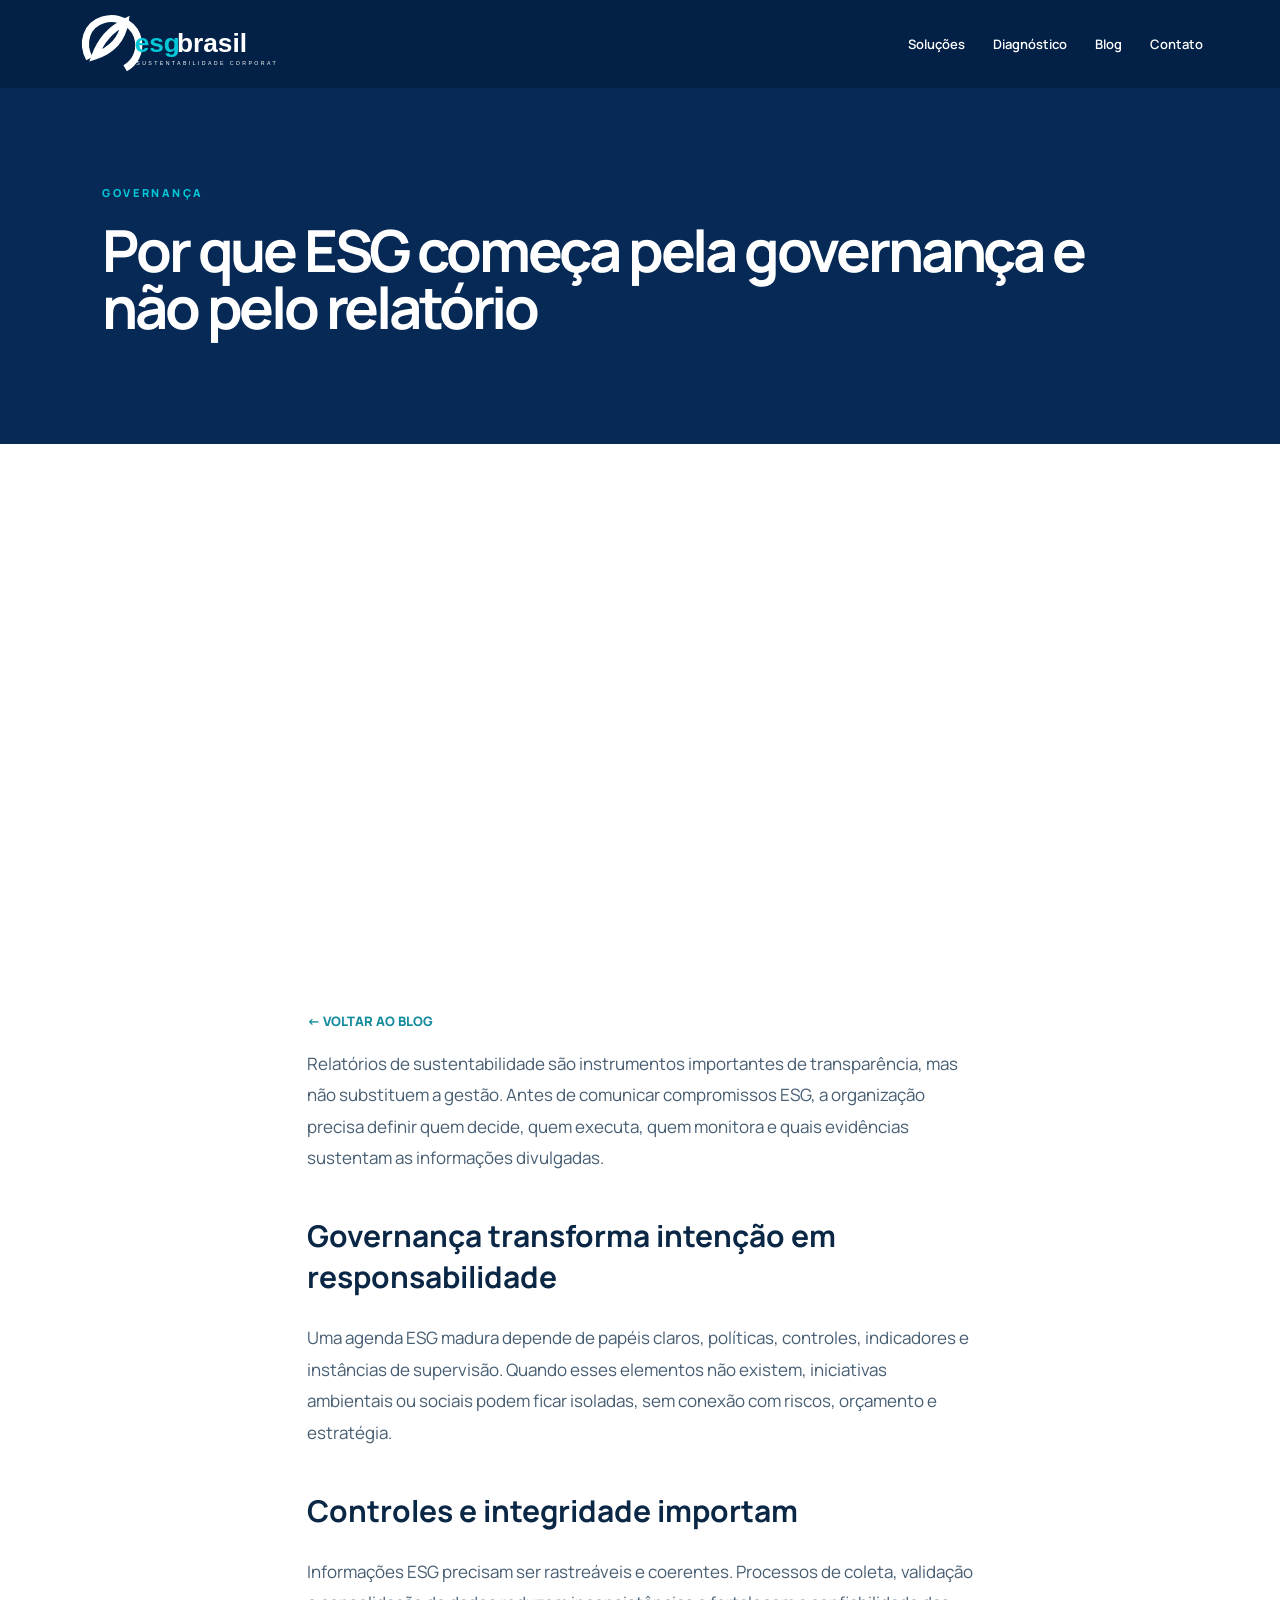
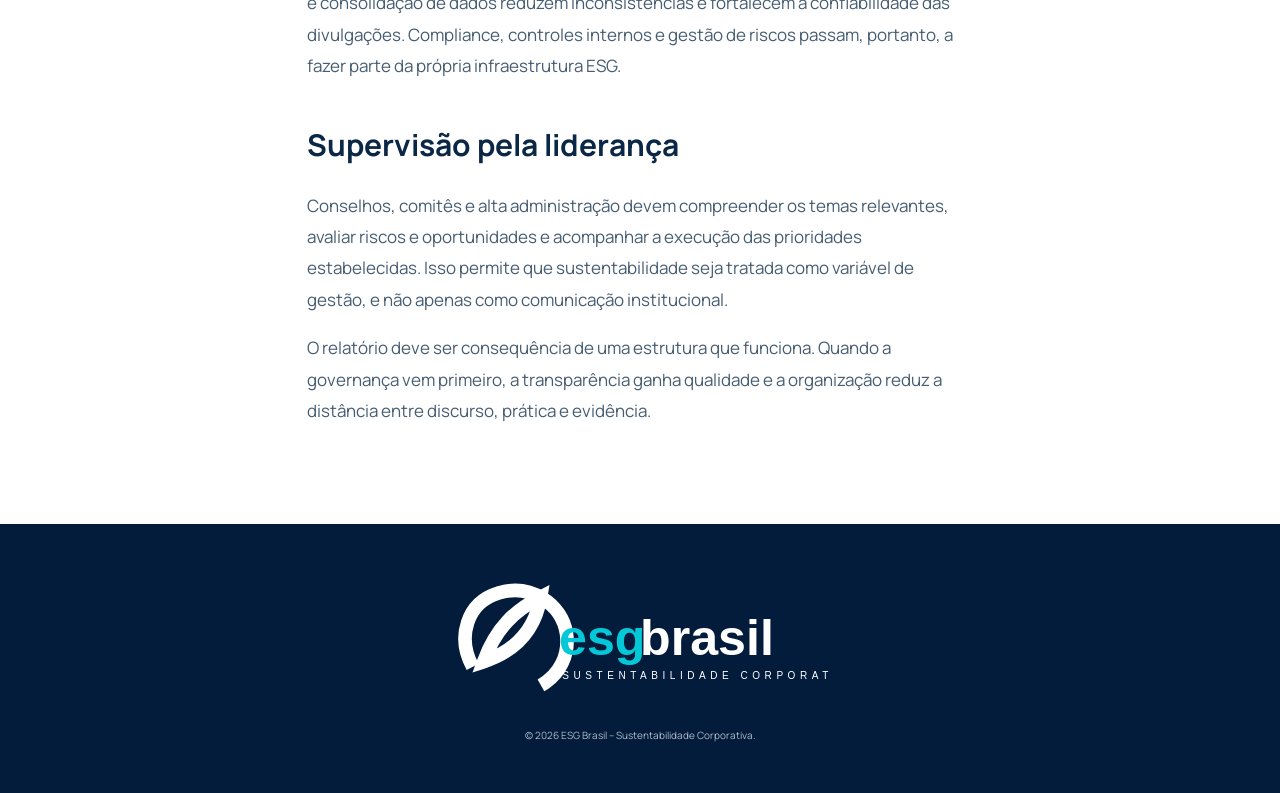
<file: artigo-governanca.html>
<!doctype html><html lang="pt-BR"><head><meta charset="utf-8"><meta name="viewport" content="width=device-width,initial-scale=1"><title>ESG e Governança | ESG Brasil</title><link rel="icon" href="assets/favicon.svg"><link href="https://fonts.googleapis.com/css2?family=Manrope:wght@400;600;700;800&display=swap" rel="stylesheet"><link rel="stylesheet" href="styles.css"></head><body><header class="header"><a class="brand" href="index.html"><img src="assets/logo-horizontal.svg" alt="ESG Brasil"></a><button class="menu">☰</button><nav><a href="index.html#solucoes">Soluções</a><a href="diagnostico.html">Diagnóstico</a><a href="blog.html">Blog</a><a href="index.html#contato">Contato</a></nav></header><section class="page-hero"><span class="eyebrow">GOVERNANÇA</span><h1>Por que ESG começa pela governança e não pelo relatório</h1></section><main class="article"><div class="article-hero p2"></div><a class="back" href="blog.html">← VOLTAR AO BLOG</a><p>Relatórios de sustentabilidade são instrumentos importantes de transparência, mas não substituem a gestão. Antes de comunicar compromissos ESG, a organização precisa definir quem decide, quem executa, quem monitora e quais evidências sustentam as informações divulgadas.</p><h2>Governança transforma intenção em responsabilidade</h2><p>Uma agenda ESG madura depende de papéis claros, políticas, controles, indicadores e instâncias de supervisão. Quando esses elementos não existem, iniciativas ambientais ou sociais podem ficar isoladas, sem conexão com riscos, orçamento e estratégia.</p><h2>Controles e integridade importam</h2><p>Informações ESG precisam ser rastreáveis e coerentes. Processos de coleta, validação e consolidação de dados reduzem inconsistências e fortalecem a confiabilidade das divulgações. Compliance, controles internos e gestão de riscos passam, portanto, a fazer parte da própria infraestrutura ESG.</p><h2>Supervisão pela liderança</h2><p>Conselhos, comitês e alta administração devem compreender os temas relevantes, avaliar riscos e oportunidades e acompanhar a execução das prioridades estabelecidas. Isso permite que sustentabilidade seja tratada como variável de gestão, e não apenas como comunicação institucional.</p><p>O relatório deve ser consequência de uma estrutura que funciona. Quando a governança vem primeiro, a transparência ganha qualidade e a organização reduz a distância entre discurso, prática e evidência.</p></main><footer><img src="assets/logo-horizontal.svg" alt="ESG Brasil"><small>© 2026 ESG Brasil – Sustentabilidade Corporativa.</small></footer><script src="script.js"></script></body></html>
</file>
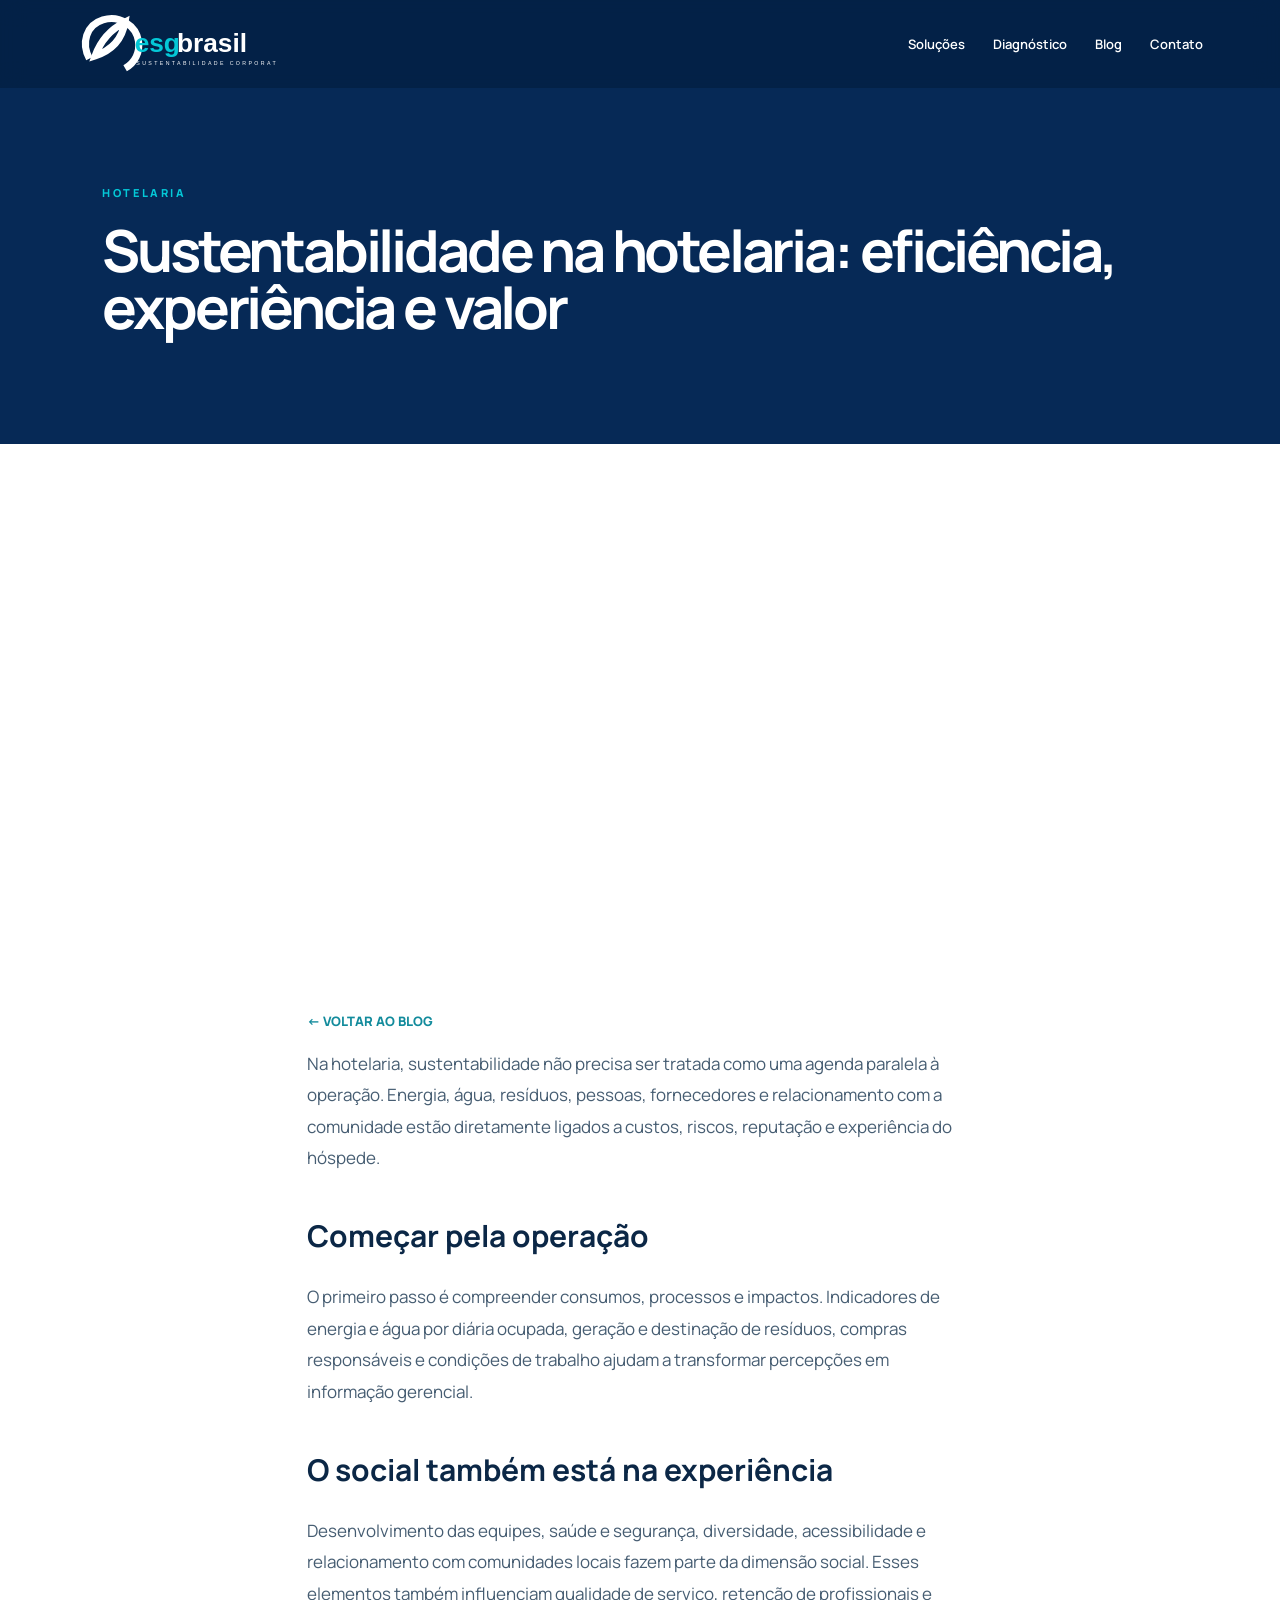
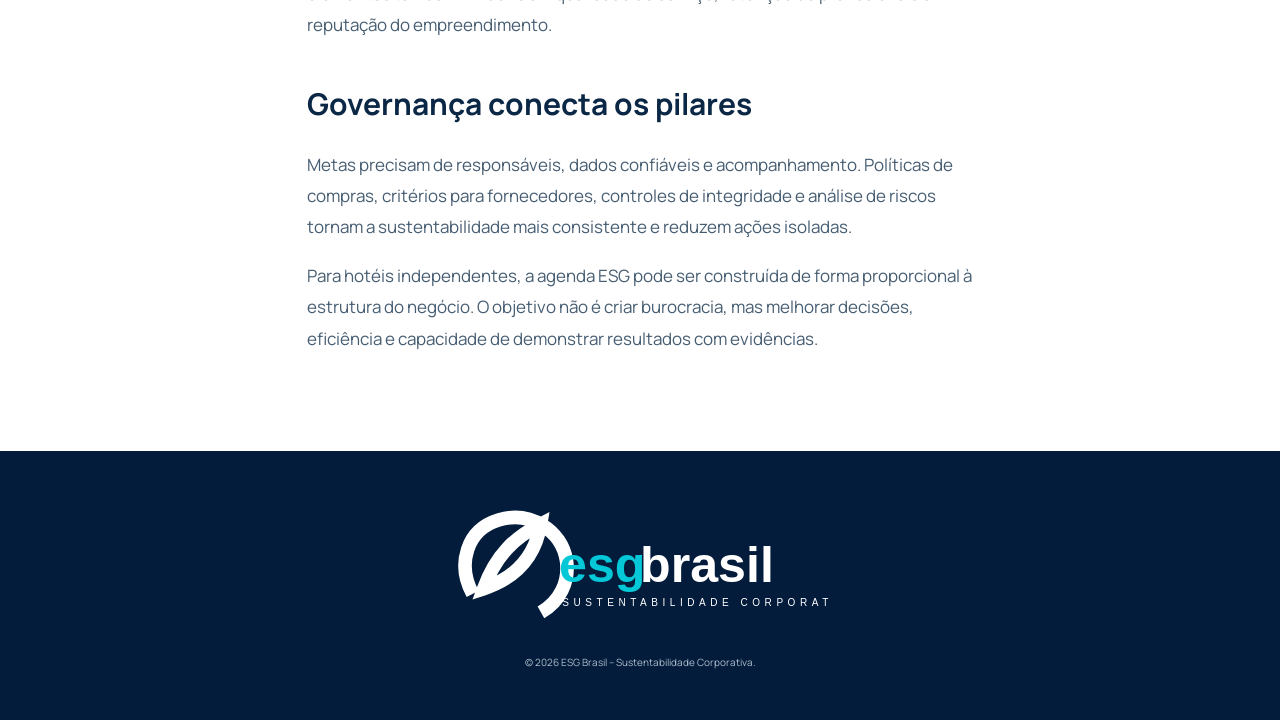
<file: artigo-hotelaria.html>
<!doctype html><html lang="pt-BR"><head><meta charset="utf-8"><meta name="viewport" content="width=device-width,initial-scale=1"><title>Sustentabilidade na Hotelaria | ESG Brasil</title><link rel="icon" href="assets/favicon.svg"><link href="https://fonts.googleapis.com/css2?family=Manrope:wght@400;600;700;800&display=swap" rel="stylesheet"><link rel="stylesheet" href="styles.css"></head><body><header class="header"><a class="brand" href="index.html"><img src="assets/logo-horizontal.svg" alt="ESG Brasil"></a><button class="menu">☰</button><nav><a href="index.html#solucoes">Soluções</a><a href="diagnostico.html">Diagnóstico</a><a href="blog.html">Blog</a><a href="index.html#contato">Contato</a></nav></header><section class="page-hero"><span class="eyebrow">HOTELARIA</span><h1>Sustentabilidade na hotelaria: eficiência, experiência e valor</h1></section><main class="article"><div class="article-hero p3"></div><a class="back" href="blog.html">← VOLTAR AO BLOG</a><p>Na hotelaria, sustentabilidade não precisa ser tratada como uma agenda paralela à operação. Energia, água, resíduos, pessoas, fornecedores e relacionamento com a comunidade estão diretamente ligados a custos, riscos, reputação e experiência do hóspede.</p><h2>Começar pela operação</h2><p>O primeiro passo é compreender consumos, processos e impactos. Indicadores de energia e água por diária ocupada, geração e destinação de resíduos, compras responsáveis e condições de trabalho ajudam a transformar percepções em informação gerencial.</p><h2>O social também está na experiência</h2><p>Desenvolvimento das equipes, saúde e segurança, diversidade, acessibilidade e relacionamento com comunidades locais fazem parte da dimensão social. Esses elementos também influenciam qualidade de serviço, retenção de profissionais e reputação do empreendimento.</p><h2>Governança conecta os pilares</h2><p>Metas precisam de responsáveis, dados confiáveis e acompanhamento. Políticas de compras, critérios para fornecedores, controles de integridade e análise de riscos tornam a sustentabilidade mais consistente e reduzem ações isoladas.</p><p>Para hotéis independentes, a agenda ESG pode ser construída de forma proporcional à estrutura do negócio. O objetivo não é criar burocracia, mas melhorar decisões, eficiência e capacidade de demonstrar resultados com evidências.</p></main><footer><img src="assets/logo-horizontal.svg" alt="ESG Brasil"><small>© 2026 ESG Brasil – Sustentabilidade Corporativa.</small></footer><script src="script.js"></script></body></html>
</file>
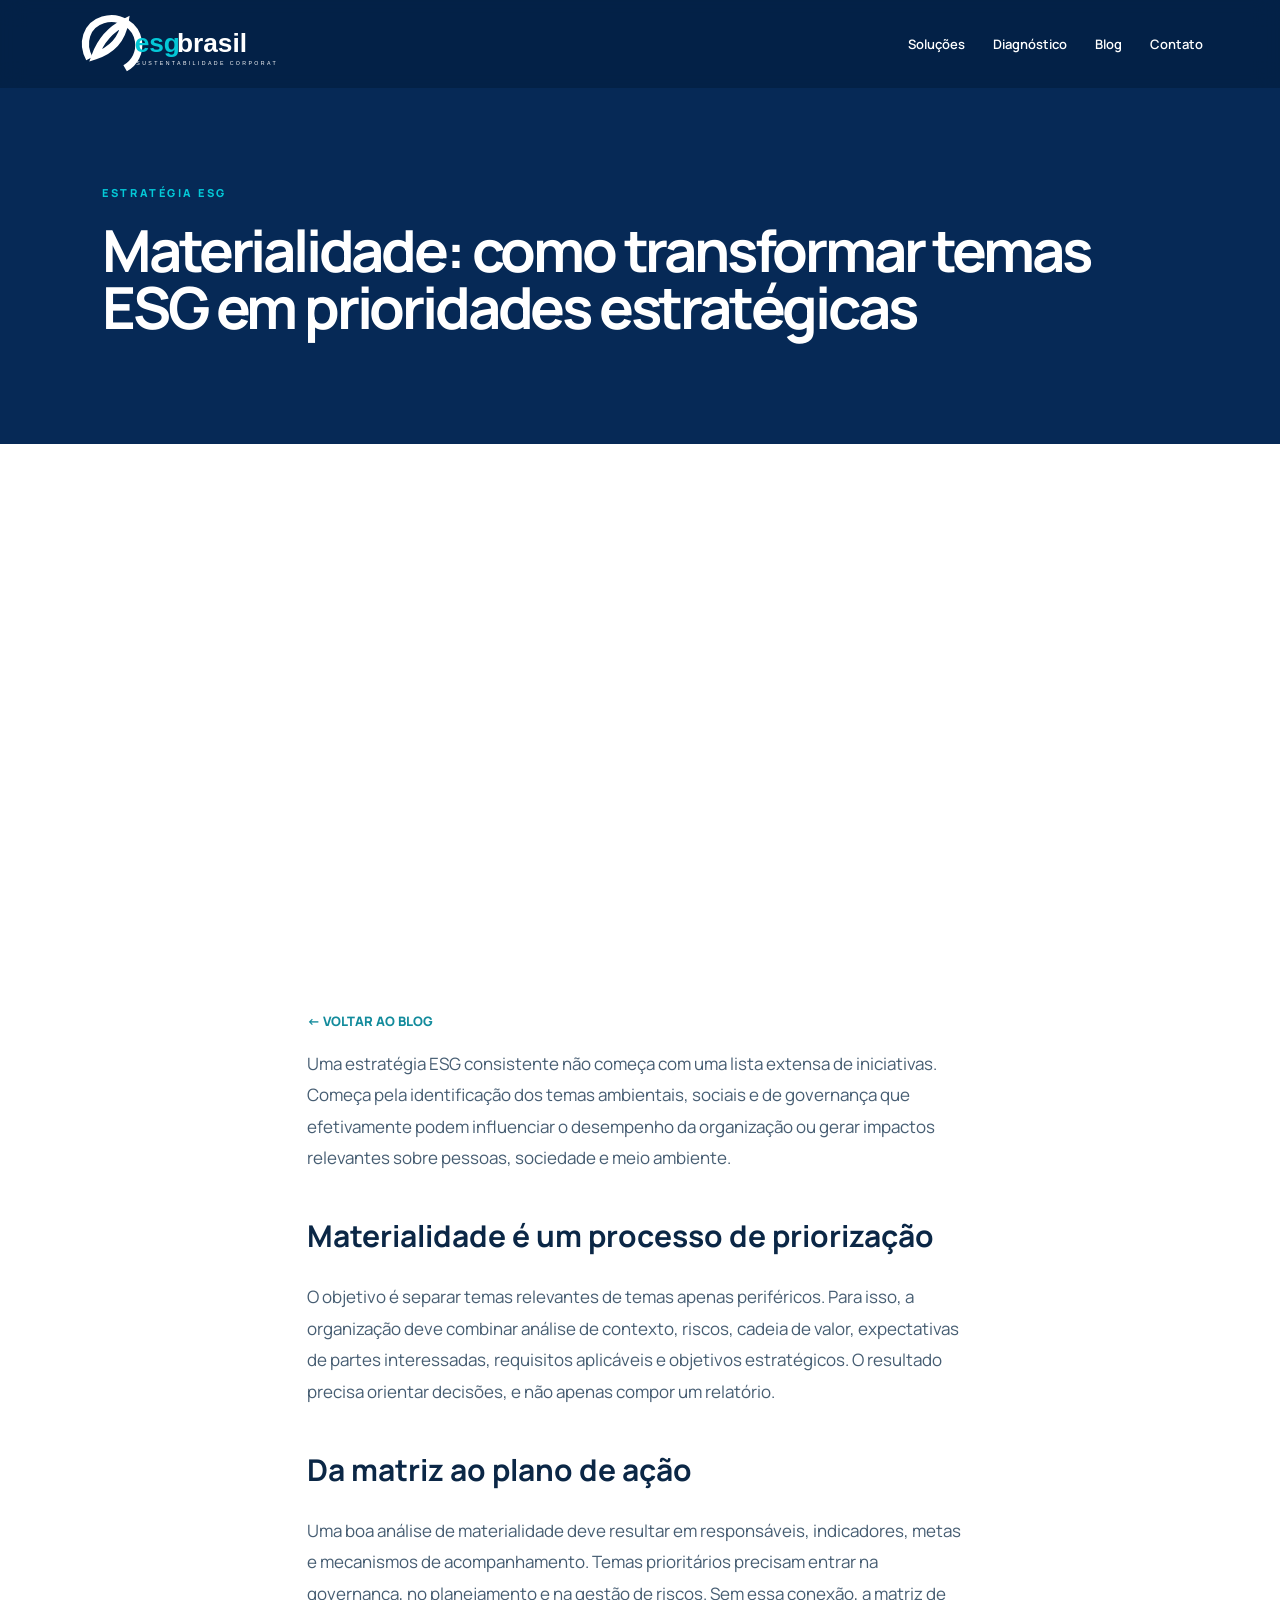
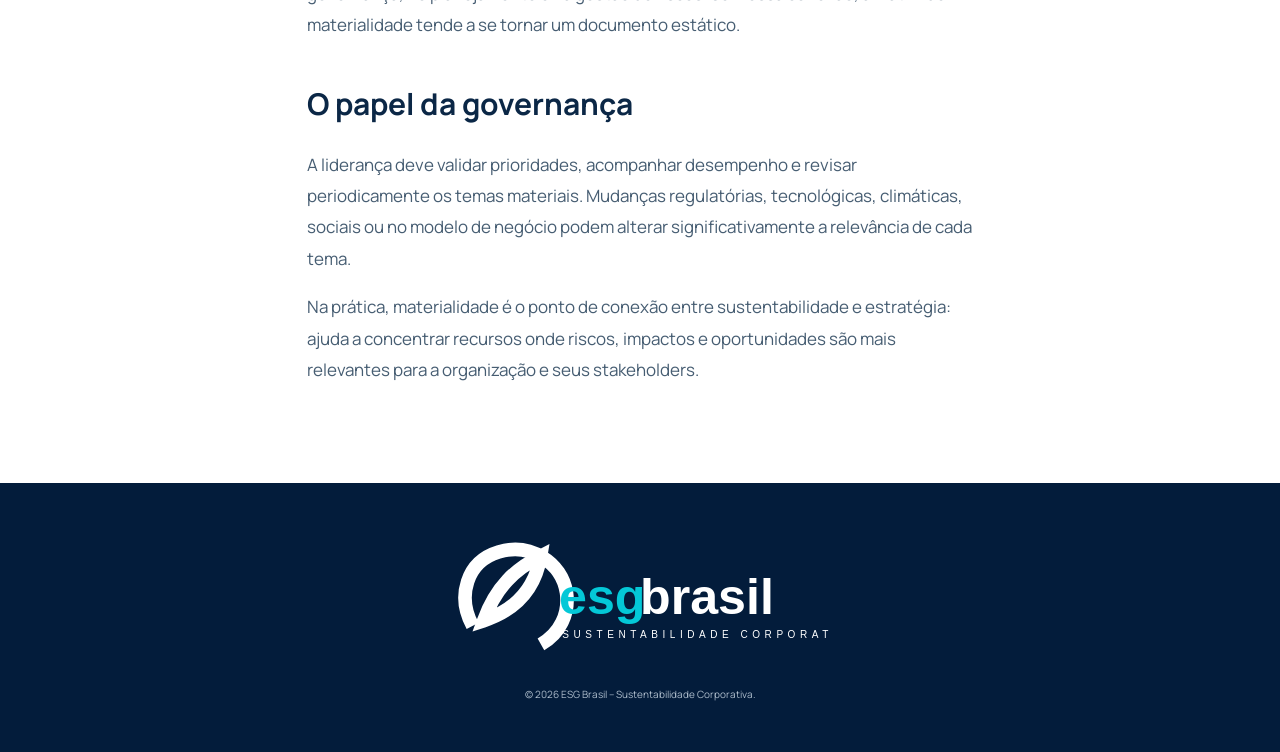
<file: artigo-materialidade.html>
<!doctype html><html lang="pt-BR"><head><meta charset="utf-8"><meta name="viewport" content="width=device-width,initial-scale=1"><title>Materialidade ESG | ESG Brasil</title><link rel="icon" href="assets/favicon.svg"><link href="https://fonts.googleapis.com/css2?family=Manrope:wght@400;600;700;800&display=swap" rel="stylesheet"><link rel="stylesheet" href="styles.css"></head><body><header class="header"><a class="brand" href="index.html"><img src="assets/logo-horizontal.svg" alt="ESG Brasil"></a><button class="menu">☰</button><nav><a href="index.html#solucoes">Soluções</a><a href="diagnostico.html">Diagnóstico</a><a href="blog.html">Blog</a><a href="index.html#contato">Contato</a></nav></header><section class="page-hero"><span class="eyebrow">ESTRATÉGIA ESG</span><h1>Materialidade: como transformar temas ESG em prioridades estratégicas</h1></section><main class="article"><div class="article-hero p1"></div><a class="back" href="blog.html">← VOLTAR AO BLOG</a><p>Uma estratégia ESG consistente não começa com uma lista extensa de iniciativas. Começa pela identificação dos temas ambientais, sociais e de governança que efetivamente podem influenciar o desempenho da organização ou gerar impactos relevantes sobre pessoas, sociedade e meio ambiente.</p><h2>Materialidade é um processo de priorização</h2><p>O objetivo é separar temas relevantes de temas apenas periféricos. Para isso, a organização deve combinar análise de contexto, riscos, cadeia de valor, expectativas de partes interessadas, requisitos aplicáveis e objetivos estratégicos. O resultado precisa orientar decisões, e não apenas compor um relatório.</p><h2>Da matriz ao plano de ação</h2><p>Uma boa análise de materialidade deve resultar em responsáveis, indicadores, metas e mecanismos de acompanhamento. Temas prioritários precisam entrar na governança, no planejamento e na gestão de riscos. Sem essa conexão, a matriz de materialidade tende a se tornar um documento estático.</p><h2>O papel da governança</h2><p>A liderança deve validar prioridades, acompanhar desempenho e revisar periodicamente os temas materiais. Mudanças regulatórias, tecnológicas, climáticas, sociais ou no modelo de negócio podem alterar significativamente a relevância de cada tema.</p><p>Na prática, materialidade é o ponto de conexão entre sustentabilidade e estratégia: ajuda a concentrar recursos onde riscos, impactos e oportunidades são mais relevantes para a organização e seus stakeholders.</p></main><footer><img src="assets/logo-horizontal.svg" alt="ESG Brasil"><small>© 2026 ESG Brasil – Sustentabilidade Corporativa.</small></footer><script src="script.js"></script></body></html>
</file>
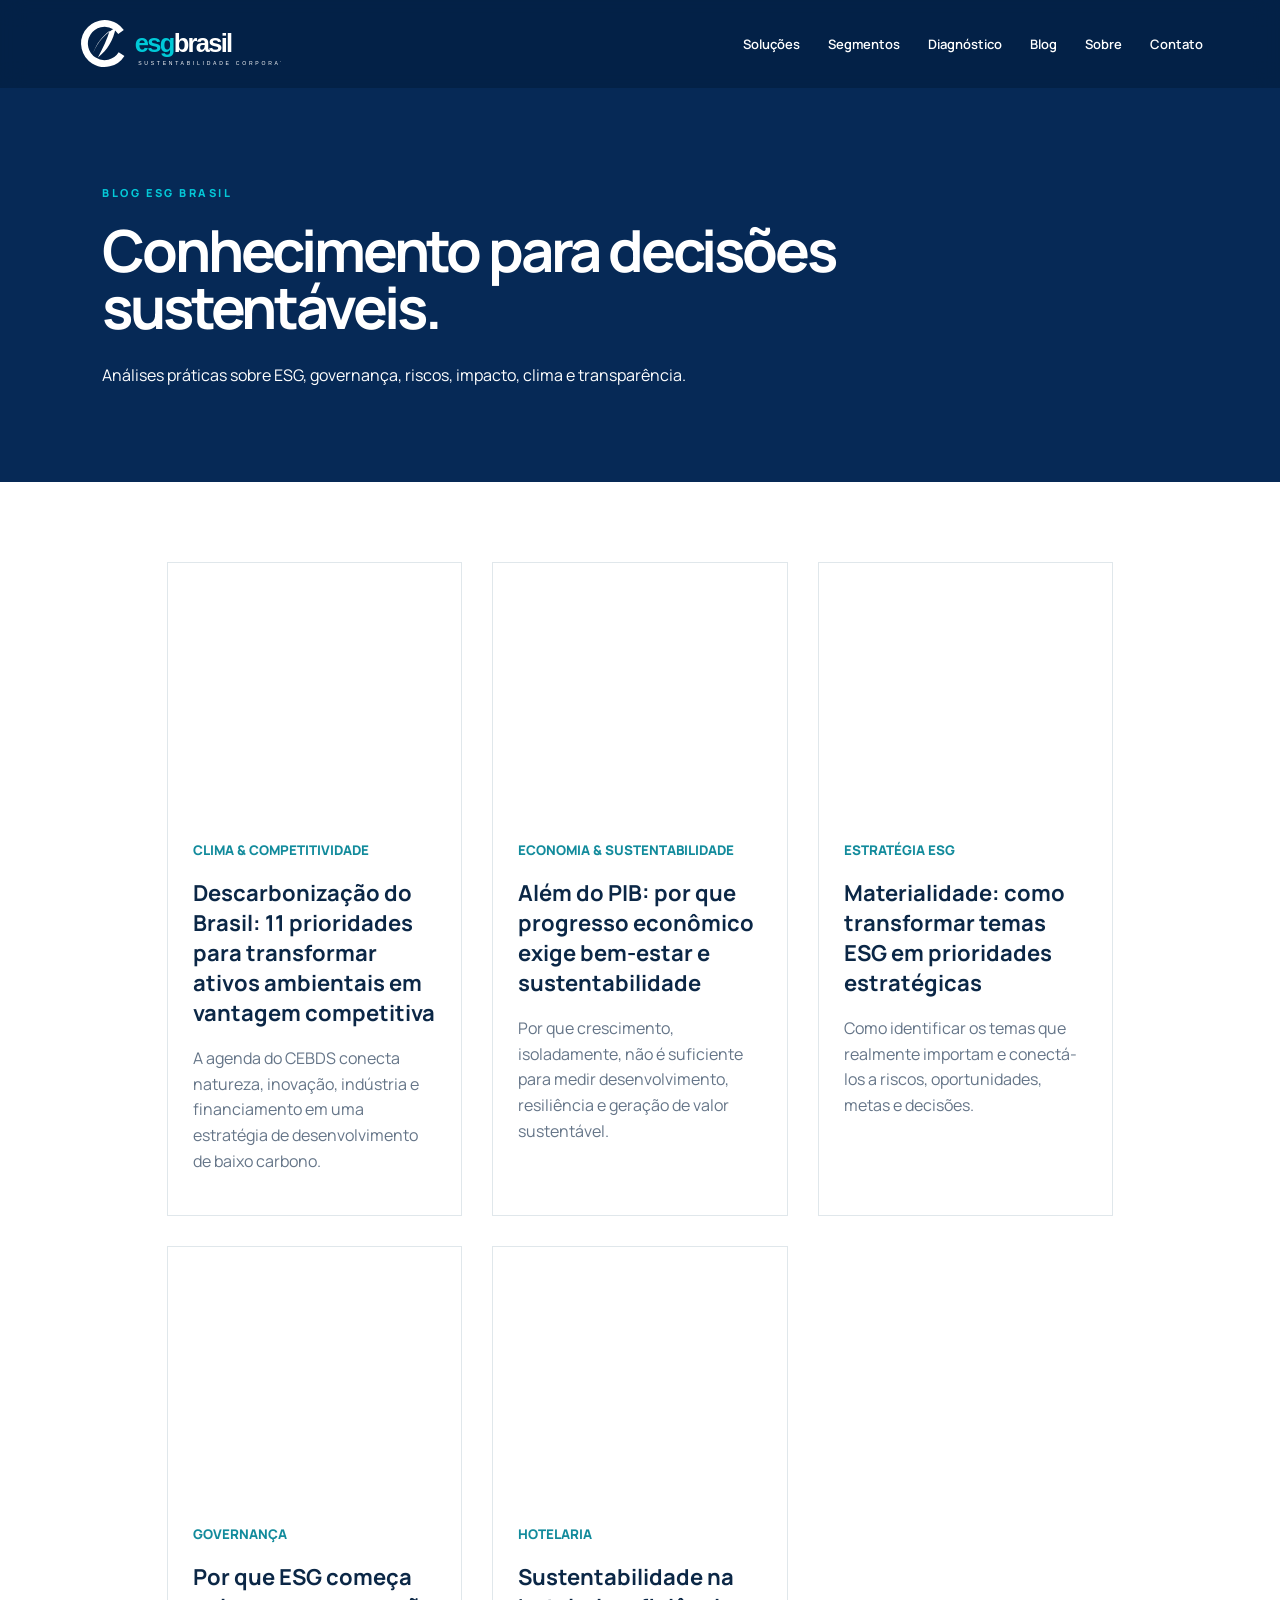
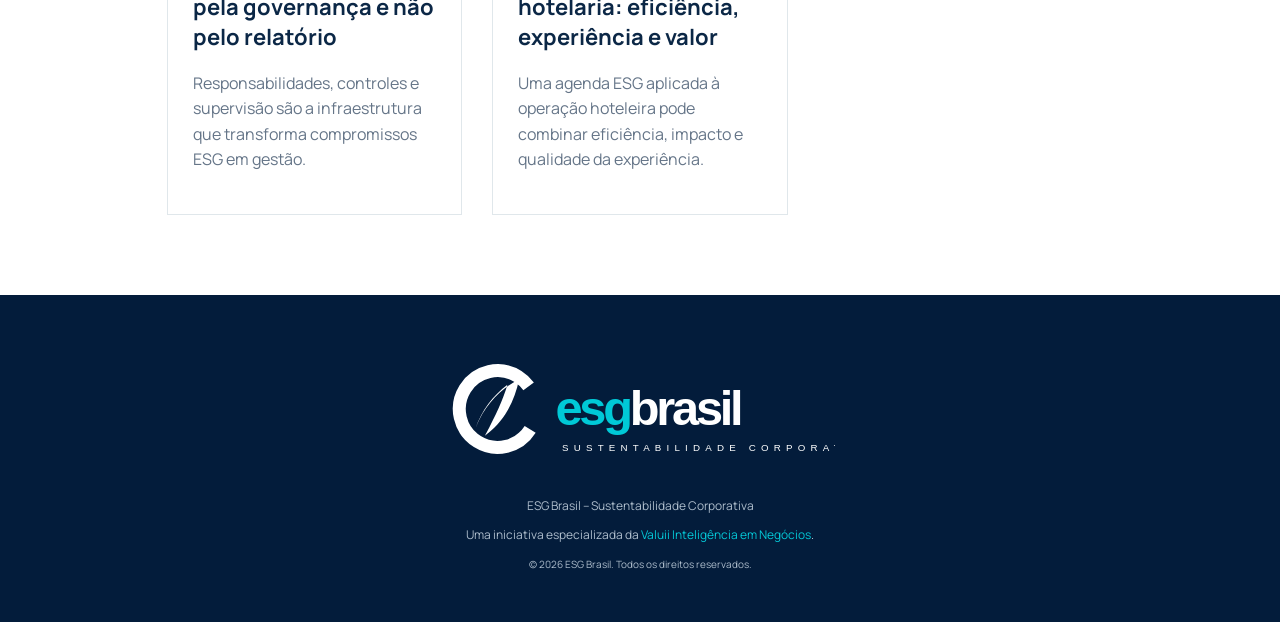
<file: blog.html>
<!doctype html><html lang="pt-BR"><head><meta charset="utf-8"><meta name="viewport" content="width=device-width,initial-scale=1"><title>Blog | ESG Brasil</title><meta name="description" content="Artigos e análises sobre ESG, governança, sustentabilidade, riscos e impacto."><link rel="icon" type="image/svg+xml" href="assets/favicon-oficial.svg"><link href="https://fonts.googleapis.com/css2?family=Manrope:wght@400;600;700;800&display=swap" rel="stylesheet"><link rel="stylesheet" href="styles.css"></head><body><header class="header"><a class="brand" href="index.html"><img src="assets/logo-oficial-clara.svg" alt="ESG Brasil – Sustentabilidade Corporativa"></a><button class="menu" aria-label="Abrir menu">☰</button><nav><a href="index.html#solucoes">Soluções</a><a href="index.html#segmentos">Segmentos</a><a href="diagnostico.html">Diagnóstico</a><a href="blog.html">Blog</a><a href="index.html#sobre">Sobre</a><a href="index.html#contato">Contato</a></nav></header><section class="page-hero"><span class="eyebrow">BLOG ESG BRASIL</span><h1>Conhecimento para decisões sustentáveis.</h1><p>Análises práticas sobre ESG, governança, riscos, impacto, clima e transparência.</p></section><main class="content-wrap"><div class="blog-list"><a href="artigo-descarbonizacao-brasil-cebds.html"><article class="blog-card"><div class="post-img" style="background-image:url('https://images.unsplash.com/photo-1497435334941-8c899ee9e8e9?auto=format&fit=crop&w=900&q=80')"></div><div class="blog-copy"><small>CLIMA & COMPETITIVIDADE</small><h2>Descarbonização do Brasil: 11 prioridades para transformar ativos ambientais em vantagem competitiva</h2><p>A agenda do CEBDS conecta natureza, inovação, indústria e financiamento em uma estratégia de desenvolvimento de baixo carbono.</p></div></article></a><a href="artigo-alem-do-pib.html"><article class="blog-card"><div class="post-img" style="background-image:url('https://images.unsplash.com/photo-1472214103451-9374bd1c798e?auto=format&fit=crop&w=900&q=80')"></div><div class="blog-copy"><small>ECONOMIA & SUSTENTABILIDADE</small><h2>Além do PIB: por que progresso econômico exige bem-estar e sustentabilidade</h2><p>Por que crescimento, isoladamente, não é suficiente para medir desenvolvimento, resiliência e geração de valor sustentável.</p></div></article></a><a href="artigo-materialidade.html"><article class="blog-card"><div class="post-img p1"></div><div class="blog-copy"><small>ESTRATÉGIA ESG</small><h2>Materialidade: como transformar temas ESG em prioridades estratégicas</h2><p>Como identificar os temas que realmente importam e conectá-los a riscos, oportunidades, metas e decisões.</p></div></article></a><a href="artigo-governanca.html"><article class="blog-card"><div class="post-img p2"></div><div class="blog-copy"><small>GOVERNANÇA</small><h2>Por que ESG começa pela governança e não pelo relatório</h2><p>Responsabilidades, controles e supervisão são a infraestrutura que transforma compromissos ESG em gestão.</p></div></article></a><a href="artigo-hotelaria.html"><article class="blog-card"><div class="post-img p3"></div><div class="blog-copy"><small>HOTELARIA</small><h2>Sustentabilidade na hotelaria: eficiência, experiência e valor</h2><p>Uma agenda ESG aplicada à operação hoteleira pode combinar eficiência, impacto e qualidade da experiência.</p></div></article></a></div></main><footer><img src="assets/logo-oficial-clara.svg" alt="ESG Brasil – Sustentabilidade Corporativa"><p>ESG Brasil – Sustentabilidade Corporativa</p><p>Uma iniciativa especializada da <a href="https://www.valuii.com.br">Valuii Inteligência em Negócios</a>.</p><small>© 2026 ESG Brasil. Todos os direitos reservados.</small></footer><script src="script.js"></script></body></html>
</file>
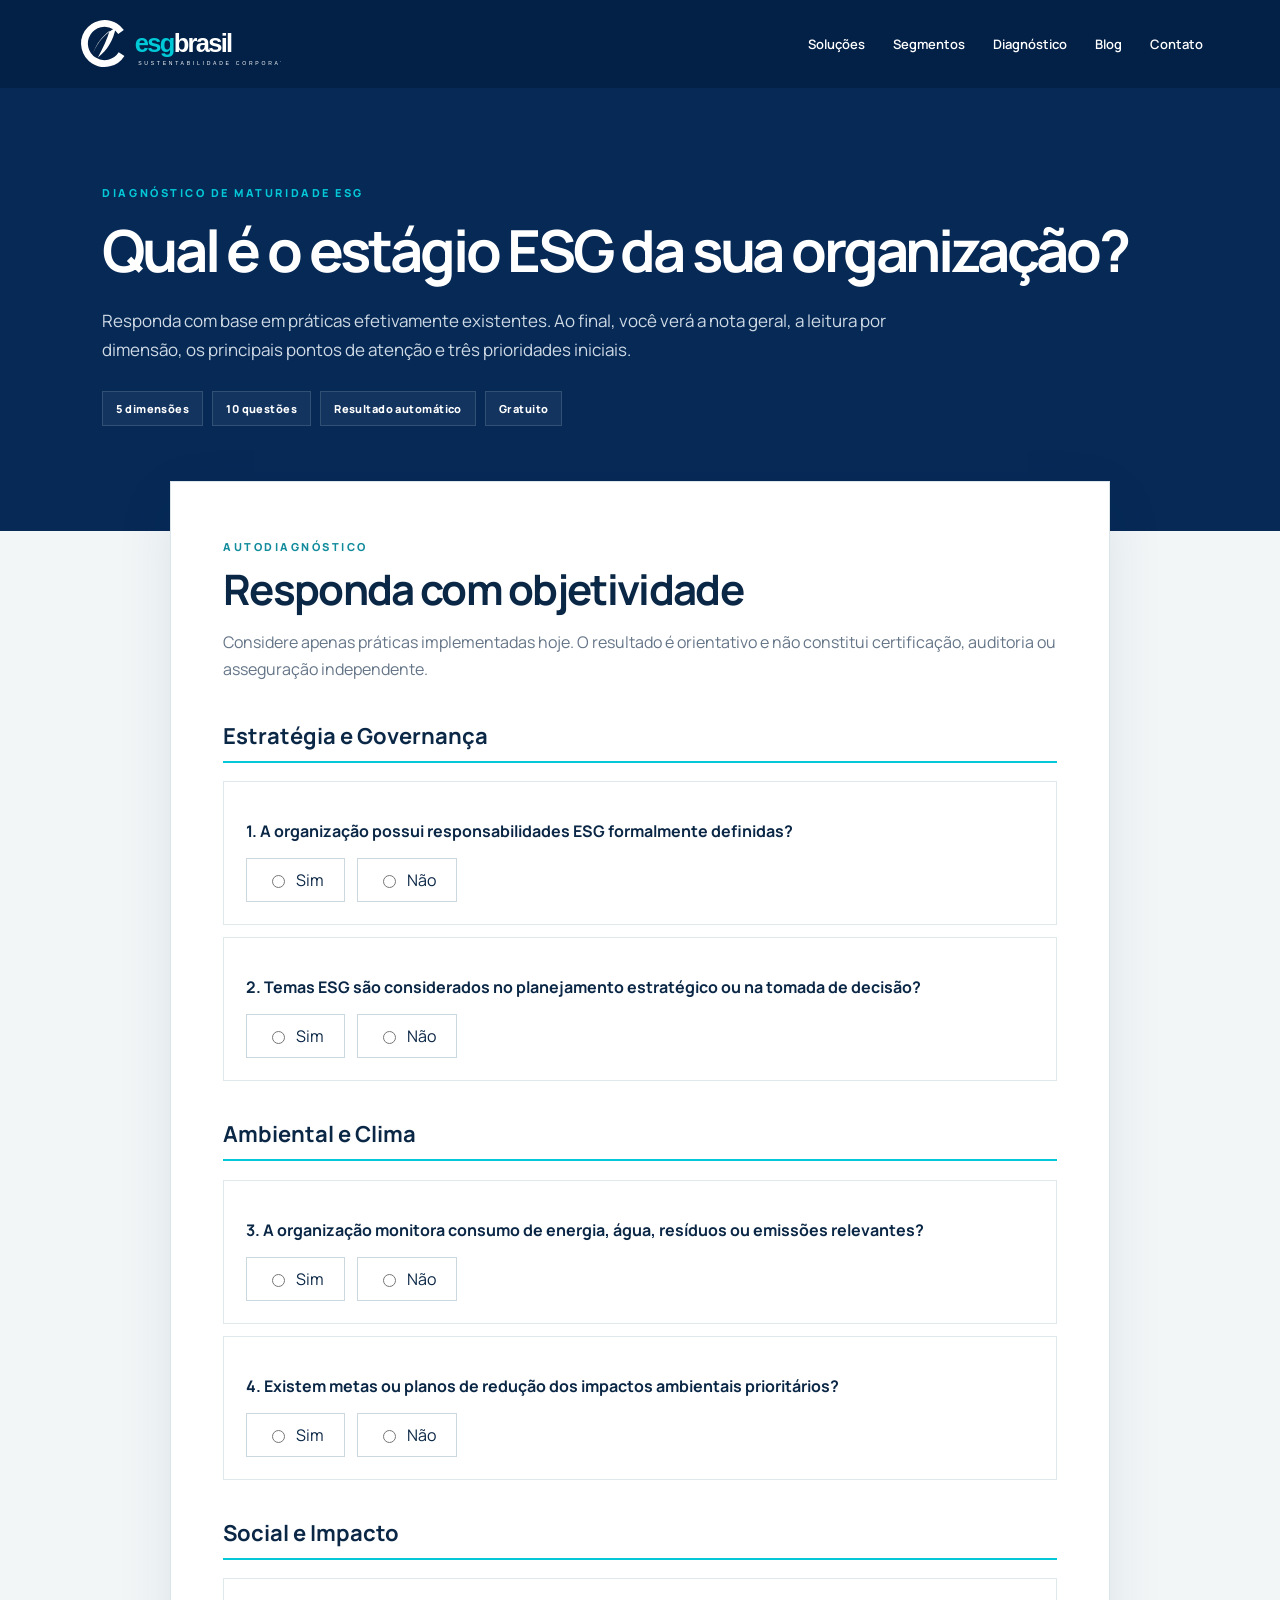
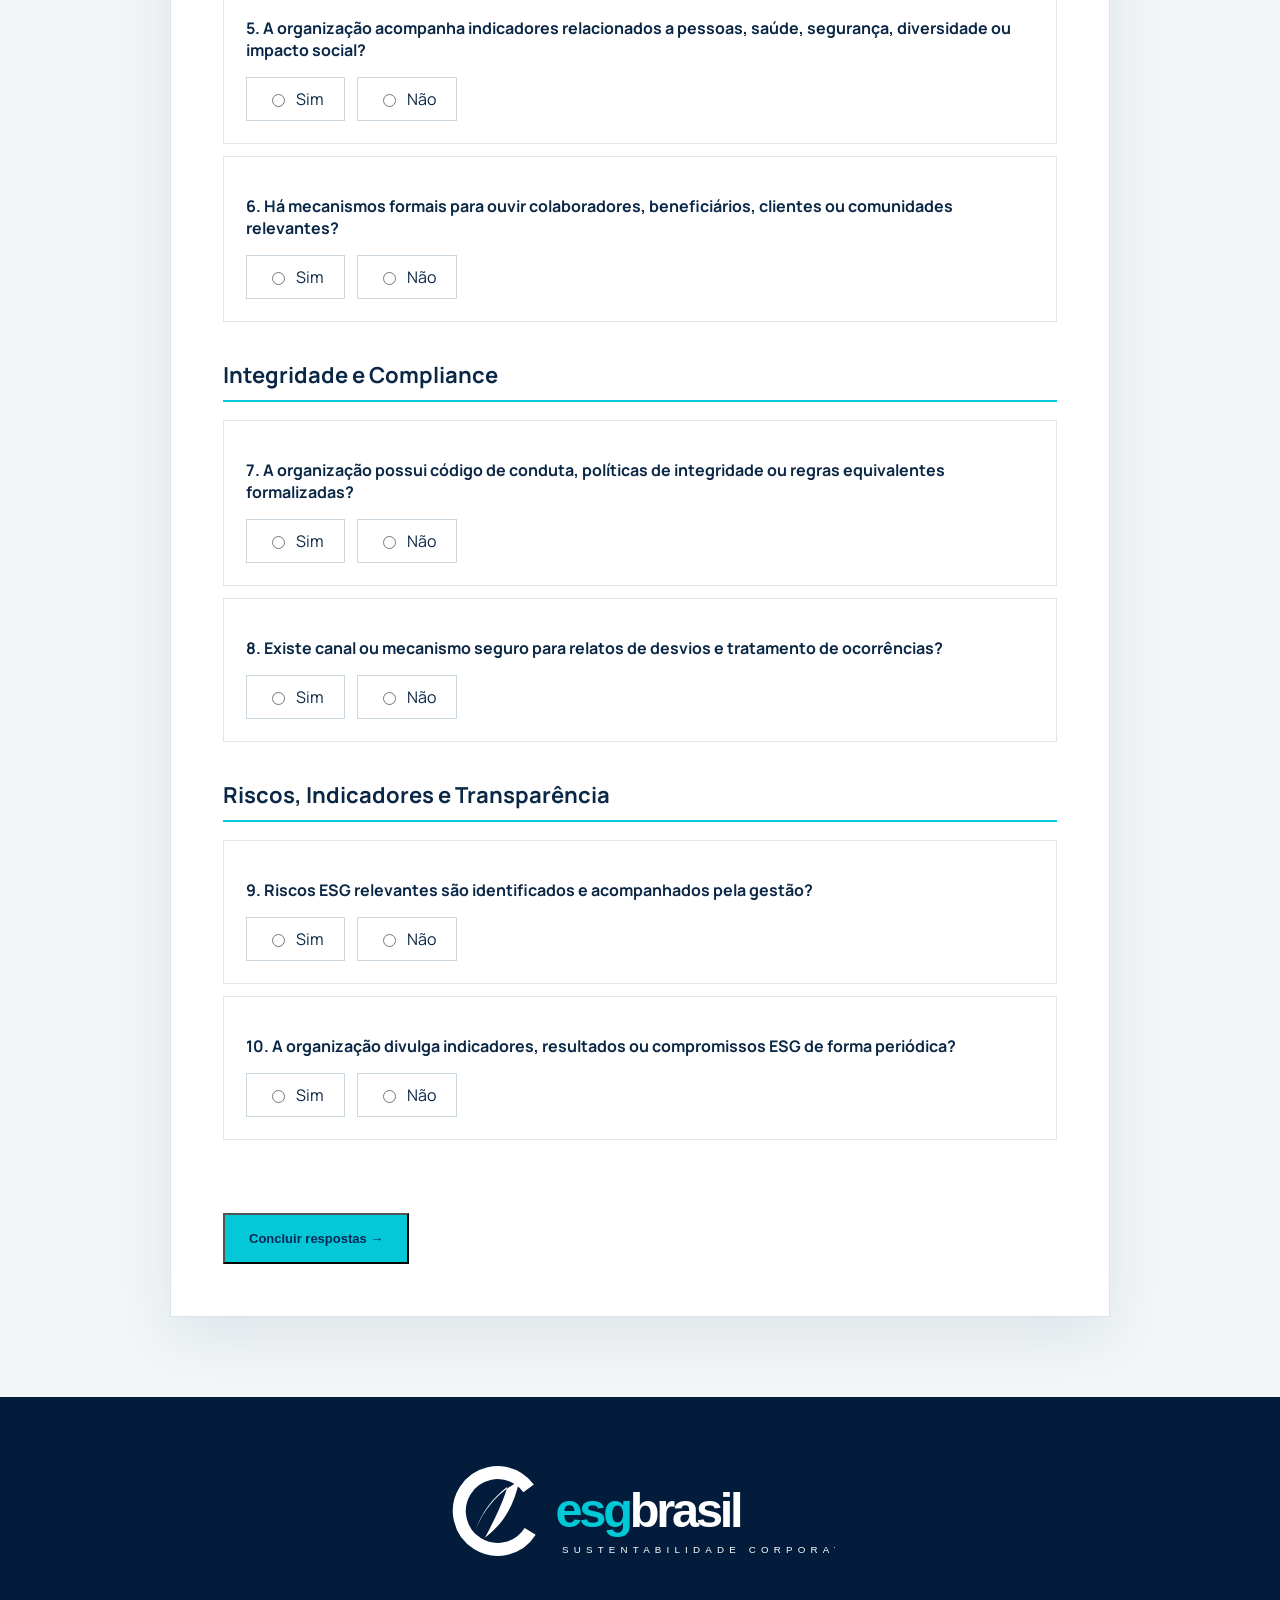
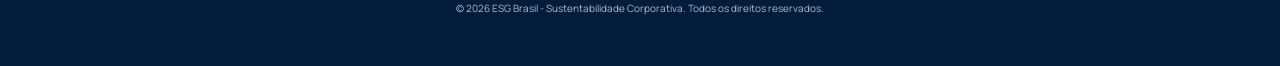
<file: diagnostico.html>
<!doctype html>
<html lang="pt-BR">
<head>
  <meta charset="utf-8">
  <meta name="viewport" content="width=device-width,initial-scale=1">
  <title>Diagnóstico de Maturidade ESG | ESG Brasil</title>
  <meta name="description" content="Avalie a maturidade ESG da sua organização e receba uma leitura por dimensão, prioridades e um plano inicial de evolução.">
  <link rel="icon" type="image/svg+xml" href="assets/favicon-oficial.svg">
  <link rel="preconnect" href="https://fonts.googleapis.com">
  <link rel="preconnect" href="https://fonts.gstatic.com" crossorigin>
  <link href="https://fonts.googleapis.com/css2?family=Manrope:wght@400;600;700;800&display=swap" rel="stylesheet">
  <link rel="stylesheet" href="styles.css">
</head>
<body class="diagnostic">
  <header class="header">
    <a class="brand" href="index.html"><img src="assets/logo-oficial-clara.svg" alt="ESG Brasil - Sustentabilidade Corporativa"></a>
    <button class="menu" aria-label="Abrir menu">☰</button>
    <nav><a href="index.html#solucoes">Soluções</a><a href="index.html#segmentos">Segmentos</a><a href="diagnostico.html">Diagnóstico</a><a href="blog.html">Blog</a><a href="index.html#contato">Contato</a></nav>
  </header>

  <main>
    <section class="page-hero diag-hero">
      <span class="eyebrow">DIAGNÓSTICO DE MATURIDADE ESG</span>
      <h1>Qual é o estágio ESG da sua organização?</h1>
      <p>Responda com base em práticas efetivamente existentes. Ao final, você verá a nota geral, a leitura por dimensão, os principais pontos de atenção e três prioridades iniciais.</p>
      <div class="diag-badges"><span>5 dimensões</span><span>10 questões</span><span>Resultado automático</span><span>Gratuito</span></div>
    </section>

    <div class="diag-shell">
      <form id="diag" class="diag-card" novalidate>
        <div class="diag-intro"><span class="eyebrow dark">AUTODIAGNÓSTICO</span><h2>Responda com objetividade</h2><p>Considere apenas práticas implementadas hoje. O resultado é orientativo e não constitui certificação, auditoria ou asseguração independente.</p></div>

        <section class="diag-dimension"><h2>Estratégia e Governança</h2>
          <div class="question"><p>1. A organização possui responsabilidades ESG formalmente definidas?</p><div class="options"><label><input required type="radio" name="q1" value="1"> Sim</label><label><input type="radio" name="q1" value="0"> Não</label></div></div>
          <div class="question"><p>2. Temas ESG são considerados no planejamento estratégico ou na tomada de decisão?</p><div class="options"><label><input required type="radio" name="q2" value="1"> Sim</label><label><input type="radio" name="q2" value="0"> Não</label></div></div>
        </section>
        <section class="diag-dimension"><h2>Ambiental e Clima</h2>
          <div class="question"><p>3. A organização monitora consumo de energia, água, resíduos ou emissões relevantes?</p><div class="options"><label><input required type="radio" name="q3" value="1"> Sim</label><label><input type="radio" name="q3" value="0"> Não</label></div></div>
          <div class="question"><p>4. Existem metas ou planos de redução dos impactos ambientais prioritários?</p><div class="options"><label><input required type="radio" name="q4" value="1"> Sim</label><label><input type="radio" name="q4" value="0"> Não</label></div></div>
        </section>
        <section class="diag-dimension"><h2>Social e Impacto</h2>
          <div class="question"><p>5. A organização acompanha indicadores relacionados a pessoas, saúde, segurança, diversidade ou impacto social?</p><div class="options"><label><input required type="radio" name="q5" value="1"> Sim</label><label><input type="radio" name="q5" value="0"> Não</label></div></div>
          <div class="question"><p>6. Há mecanismos formais para ouvir colaboradores, beneficiários, clientes ou comunidades relevantes?</p><div class="options"><label><input required type="radio" name="q6" value="1"> Sim</label><label><input type="radio" name="q6" value="0"> Não</label></div></div>
        </section>
        <section class="diag-dimension"><h2>Integridade e Compliance</h2>
          <div class="question"><p>7. A organização possui código de conduta, políticas de integridade ou regras equivalentes formalizadas?</p><div class="options"><label><input required type="radio" name="q7" value="1"> Sim</label><label><input type="radio" name="q7" value="0"> Não</label></div></div>
          <div class="question"><p>8. Existe canal ou mecanismo seguro para relatos de desvios e tratamento de ocorrências?</p><div class="options"><label><input required type="radio" name="q8" value="1"> Sim</label><label><input type="radio" name="q8" value="0"> Não</label></div></div>
        </section>
        <section class="diag-dimension"><h2>Riscos, Indicadores e Transparência</h2>
          <div class="question"><p>9. Riscos ESG relevantes são identificados e acompanhados pela gestão?</p><div class="options"><label><input required type="radio" name="q9" value="1"> Sim</label><label><input type="radio" name="q9" value="0"> Não</label></div></div>
          <div class="question"><p>10. A organização divulga indicadores, resultados ou compromissos ESG de forma periódica?</p><div class="options"><label><input required type="radio" name="q10" value="1"> Sim</label><label><input type="radio" name="q10" value="0"> Não</label></div></div>
        </section>
        <p id="diagError" class="diag-error" role="alert"></p>
        <button class="btn primary" type="submit">Concluir respostas →</button>
      </form>

      <form id="esgGate" class="diag-card diag-hidden" novalidate>
        <span class="eyebrow dark">SEU RESULTADO ESTÁ PRONTO</span>
        <h2>Identifique-se para visualizar a análise completa</h2>
        <p class="diag-muted">Os dados contextualizam o resultado e permitem que a ESG Brasil apresente conteúdos e orientações relacionados ao tema.</p>
        <div class="diag-formgrid">
          <label>Nome *<input id="esgName" autocomplete="name" required></label>
          <label>Organização *<input id="esgCompany" autocomplete="organization" required></label>
          <label>Cargo ou função *<input id="esgRole" required></label>
          <label>WhatsApp *<input id="esgPhone" inputmode="tel" autocomplete="tel" placeholder="(00) 00000-0000" required></label>
          <label>E-mail profissional *<input id="esgEmail" type="email" autocomplete="email" required></label>
          <label>Cidade / UF *<input id="esgCity" autocomplete="address-level2" placeholder="Cidade / UF" required></label>
        </div>
        <label class="diag-consent"><input id="esgConsent" type="checkbox" required><span>Autorizo o tratamento dos dados informados para disponibilização deste resultado e contato relacionado a conteúdos e soluções ESG.</span></label>
        <p id="gateError" class="diag-error" role="alert"></p>
        <button class="btn primary" type="submit">Ver meu resultado →</button>
      </form>

      <section id="esgResult" class="diag-result diag-hidden" aria-live="polite">
        <div class="diag-card diag-result-hero">
          <div class="diag-donut" id="esgDonut"><div><strong id="esgScore">0</strong><span>de 100</span></div></div>
          <div><span class="eyebrow">RESULTADO DO DIAGNÓSTICO</span><h2 id="esgHello"></h2><h3 id="esgLevel"></h3><p id="esgSummary"></p></div>
        </div>
        <div class="diag-card">
          <span class="eyebrow dark">DESEMPENHO POR DIMENSÃO</span><h2>Visão integrada da maturidade ESG</h2><div id="esgBars" class="diag-bars"></div>
        </div>
        <div class="diag-card"><span class="eyebrow dark">LEITURA EXECUTIVA</span><h2>O que suas respostas indicam</h2><div class="diag-insights"><article><b>Ponto de maior maturidade</b><span id="esgStrong"></span></article><article><b>Principal ponto de atenção</b><span id="esgWeak"></span></article></div></div>
        <div class="diag-card"><span class="eyebrow dark">PLANO INICIAL</span><h2>Três prioridades recomendadas</h2><ol id="esgPriorities" class="diag-priorities"></ol></div>
        <div class="diag-card diag-ebook"><div><span class="eyebrow">CONTEÚDO COMPLEMENTAR</span><h2>Guia ESG Brasil - Maturidade ESG</h2><p>Fundamentos para estruturar governança, indicadores, riscos e prioridades ambientais, sociais e de integridade.</p></div><a class="btn primary" href="assets/downloads/Guia_ESG_Brasil_Maturidade_ESG.pdf" download>Baixar e-book →</a></div>
        <div class="diag-card"><span class="eyebrow dark">PRÓXIMOS PASSOS</span><h2>Quer aprofundar esta leitura?</h2><p class="diag-muted">Uma análise técnica permite validar evidências, compreender causas e transformar os pontos de atenção em um roadmap ESG aplicável.</p><div class="diag-actions"><a class="btn primary" href="https://wa.me/5519920041267?text=Ol%C3%A1%2C%20conclu%C3%AD%20o%20Diagn%C3%B3stico%20ESG%20Brasil%20e%20gostaria%20de%20conhecer%20os%20pr%C3%B3ximos%20passos." target="_blank" rel="noopener">Entrar em contato →</a><button class="btn diag-secondary" type="button" onclick="window.print()">Baixar resultado em PDF</button><button class="btn diag-secondary" type="button" id="esgRestart">Começar novo diagnóstico</button></div></div>
        <p class="diag-notice">Este autodiagnóstico é uma ferramenta educativa e orientativa baseada exclusivamente nas respostas fornecidas. Não representa certificação, auditoria, asseguração independente, parecer técnico ou declaração de conformidade.</p>
      </section>
    </div>
  </main>
  <footer><img src="assets/logo-oficial-clara.svg" alt="ESG Brasil - Sustentabilidade Corporativa"><small>© 2026 ESG Brasil - Sustentabilidade Corporativa. Todos os direitos reservados.</small></footer>
  <script src="script.js"></script>
</body>
</html>
</file>
<file: styles.css>
:root{--navy:#062956;--cyan:#04c8d7;--ink:#0b2746;--light:#f4f7f8;--white:#fff;--muted:#657588}*{box-sizing:border-box}html{scroll-behavior:smooth}body{margin:0;font-family:Manrope,Arial,sans-serif;color:var(--ink);background:#fff}a{text-decoration:none;color:inherit}.header{height:88px;display:flex;align-items:center;justify-content:space-between;padding:0 6vw;background:rgba(4,34,71,.97);position:fixed;top:0;width:100%;z-index:20;backdrop-filter:blur(12px)}.brand{height:68px;width:300px;display:flex;align-items:center}.brand img{width:100%;height:auto;max-height:68px;object-fit:contain;object-position:left center;display:block}.header nav{display:flex;gap:28px;align-items:center;color:#fff;font-size:13px;font-weight:600}.nav-cta{border:1px solid rgba(255,255,255,.5);padding:12px 18px}.menu{display:none}.hero{min-height:760px;height:100vh;position:relative;background:url('https://images.unsplash.com/photo-1521737711867-e3b97375f902?auto=format&fit=crop&w=2200&q=88') center/cover;display:flex;align-items:center;padding:120px 8vw 70px;color:white}.overlay{position:absolute;inset:0;background:linear-gradient(90deg,rgba(3,31,66,.96) 0%,rgba(3,31,66,.82) 44%,rgba(3,31,66,.38) 100%),linear-gradient(0deg,rgba(3,31,66,.15),rgba(3,31,66,.15))}.hero-content{position:relative;max-width:820px}.eyebrow{font-size:11px;letter-spacing:.23em;font-weight:800;color:var(--cyan)}h1{font-size:clamp(50px,6vw,92px);line-height:.98;margin:20px 0 28px;letter-spacing:-.055em}h1 em{font-style:normal;color:var(--cyan)}.hero p{font-size:18px;line-height:1.7;max-width:700px;color:#dfe8ef}.actions{display:flex;gap:14px;margin-top:36px}.btn{display:inline-block;padding:16px 24px;font-size:13px;font-weight:800}.primary{background:var(--cyan);color:var(--navy)}.ghost{border:1px solid rgba(255,255,255,.45);color:white}.hero-note{position:absolute;right:6vw;bottom:50px;display:flex;flex-direction:column;padding-left:20px;border-left:3px solid var(--cyan)}.hero-note span{font-size:12px;color:#dce7ef;margin-top:4px}.intro,.about,.insights{padding:100px 8vw}.eyebrow.dark{color:#128b9c}.intro h2,.section-head h2,.feature h2,.about h2,.contact h2{font-size:clamp(36px,4vw,60px);line-height:1.08;letter-spacing:-.045em;margin:15px 0}.lead{font-size:21px;line-height:1.65;max-width:900px;color:#50647a}.metrics{display:grid;grid-template-columns:repeat(4,1fr);border-top:1px solid #dce3e8;margin-top:65px}.metrics div{padding:30px 20px 10px 0;border-right:1px solid #dce3e8;display:flex;flex-direction:column}.metrics strong{font-size:28px;color:var(--cyan)}.metrics span{font-size:13px;margin-top:15px}.solutions{padding:100px 8vw;background:var(--navy);color:white}.section-head{display:flex;justify-content:space-between;align-items:end;gap:40px;margin-bottom:50px}.section-head>p{max-width:460px;color:#b9c8d7;line-height:1.7}.cards{display:grid;grid-template-columns:repeat(3,1fr);border-top:1px solid #315074}.cards article{padding:40px 35px 55px 0;border-bottom:1px solid #315074;margin-right:30px}.cards span{color:var(--cyan);font-size:11px}.cards h3{font-size:21px;margin:18px 0}.cards p{color:#b9c8d7;line-height:1.7;font-size:14px}.segments{padding:100px 8vw;background:#eef3f5}.segment-grid{display:grid;grid-template-columns:repeat(4,1fr);gap:1px;background:#ccd8df}.segment-grid a{background:white;padding:42px 30px;min-height:180px;display:flex;flex-direction:column;justify-content:end}.segment-grid b{font-size:22px}.segment-grid span{font-size:13px;line-height:1.6;color:var(--muted);margin-top:10px}.feature{display:grid;grid-template-columns:1.1fr .9fr;background:var(--navy);color:white}.feature-image{min-height:650px;background:url('https://images.unsplash.com/photo-1556761175-b413da4baf72?auto=format&fit=crop&w=1400&q=85') center/cover}.feature-copy{padding:90px 7vw}.feature-copy p{color:#c2d0dc;line-height:1.75}.feature-copy ul{list-style:none;padding:0;margin:28px 0}.feature-copy li{padding:12px 0;border-bottom:1px solid #315074;font-size:14px}.about{display:grid;grid-template-columns:1fr 1fr;gap:9vw}.about p{font-size:17px;line-height:1.8;color:#53687b}.pillars{display:flex;flex-wrap:wrap;gap:8px;margin-top:30px}.pillars span{border:1px solid #d7e1e6;padding:10px 14px;font-size:12px}.post-grid{display:grid;grid-template-columns:repeat(3,1fr);gap:24px}.post-img{height:260px;background-size:cover;background-position:center}.p1{background-image:url('https://images.unsplash.com/photo-1473341304170-971dccb5ac1e?auto=format&fit=crop&w=900&q=80')}.p2{background-image:url('https://images.unsplash.com/photo-1521737711867-e3b97375f902?auto=format&fit=crop&w=900&q=80')}.p3{background-image:url('https://images.unsplash.com/photo-1566073771259-6a8506099945?auto=format&fit=crop&w=900&q=80')}.post-grid small{display:block;color:#128b9c;font-weight:800;letter-spacing:.1em;margin-top:20px}.post-grid h3{font-size:19px;line-height:1.45}.contact{background:#052650;color:white;padding:90px 8vw;display:grid;grid-template-columns:1.3fr .7fr;gap:80px}.contact-data{display:flex;flex-direction:column;gap:18px;justify-content:center}.contact-data a{font-size:18px;color:var(--cyan)}.contact-data p{color:#c1cfdb;line-height:1.6}footer{background:#031c3b;color:#aebdcc;text-align:center;padding:50px 8vw;font-size:12px}footer img{width:min(390px,82vw);height:auto;max-height:130px;object-fit:contain;display:block;margin:0 auto 22px}footer a{color:var(--cyan)}.page-hero{padding:180px 8vw 80px;background:var(--navy);color:white}.page-hero h1{font-size:58px}.content-wrap{max-width:1100px;margin:auto;padding:80px 6vw}.diagnostic{background:#f2f6f7}.question{background:#fff;padding:28px;margin:14px 0;border:1px solid #e0e8eb}.question p{font-weight:700}.options{display:flex;gap:12px}.options label{border:1px solid #ccd8df;padding:10px 20px;cursor:pointer}.result{display:none;padding:35px;background:var(--navy);color:white;margin-top:30px}.blog-list{display:grid;grid-template-columns:repeat(3,1fr);gap:30px}.blog-card{border:1px solid #e0e7eb;height:100%}.blog-card .post-img{height:250px}.blog-copy{padding:25px}.blog-copy small{color:#128b9c;font-weight:800}.blog-copy h2{font-size:22px}.blog-copy p{color:var(--muted);line-height:1.6}.article{max-width:820px;margin:auto;padding:80px 6vw}.article-hero{height:440px;background-size:cover;background-position:center;margin-bottom:45px}.article h2{font-size:30px;margin-top:42px}.article p,.article li{font-size:17px;line-height:1.85;color:#465d72}.article .back{font-size:13px;font-weight:800;color:#128b9c}@media(max-width:900px){.header{height:72px}.brand{width:220px;height:55px}.brand img{max-height:55px}.header nav{display:none;position:absolute;top:72px;left:0;right:0;background:var(--navy);padding:25px;flex-direction:column}.header nav.open{display:flex}.menu{display:block;background:none;border:0;color:white;font-size:24px}.hero{padding:120px 6vw 60px;min-height:700px}.hero-note{display:none}.actions{flex-direction:column;align-items:flex-start}.metrics,.cards,.segment-grid,.post-grid,.blog-list{grid-template-columns:1fr}.feature,.about,.contact{grid-template-columns:1fr}.feature-image{min-height:360px}.section-head{align-items:start;flex-direction:column}.intro,.solutions,.segments,.about,.insights{padding:70px 6vw}.contact{padding:70px 6vw}.metrics div{border-right:0}.page-hero h1{font-size:44px}.article-hero{height:280px}}

/* Diagnóstico ESG - experiência de resultado */
.diag-hero{padding-bottom:105px}.diag-hero>p{max-width:850px;color:#cfdae5;font-size:17px;line-height:1.7}.diag-badges{display:flex;flex-wrap:wrap;gap:9px;margin-top:26px}.diag-badges span{border:1px solid #315074;background:rgba(255,255,255,.05);padding:9px 13px;font-size:11px;font-weight:800;letter-spacing:.04em}.diag-shell{max-width:980px;margin:-50px auto 80px;padding:0 20px;position:relative;z-index:3}.diag-card{background:#fff;border:1px solid #dbe5e9;padding:clamp(26px,5vw,52px);margin-bottom:22px;box-shadow:0 18px 55px rgba(6,41,86,.09)}.diag-intro h2,.diag-card>h2{font-size:clamp(28px,4vw,42px);line-height:1.12;letter-spacing:-.04em;margin:10px 0 12px}.diag-intro>p,.diag-muted{color:var(--muted);line-height:1.7}.diag-dimension{margin:38px 0}.diag-dimension>h2{font-size:22px;border-bottom:2px solid var(--cyan);padding-bottom:10px}.diagnostic .question{margin:12px 0;padding:22px;border:1px solid #dfe8eb;box-shadow:none}.diagnostic .options label{display:inline-flex;align-items:center;gap:8px;background:#fff;transition:.2s}.diagnostic .options label:has(input:checked){border-color:var(--cyan);background:#edfafa;box-shadow:0 0 0 2px rgba(4,200,215,.13)}.diag-error{min-height:22px;color:#a33b45;font-size:13px;font-weight:700}.diag-hidden{display:none!important}.diag-formgrid{display:grid;grid-template-columns:1fr 1fr;gap:16px;margin:26px 0}.diag-formgrid label{display:grid;gap:7px;font-size:12px;font-weight:800}.diag-formgrid input{width:100%;padding:13px;border:1px solid #cdd9df;font:inherit}.diag-formgrid input:focus{outline:2px solid rgba(4,200,215,.28);border-color:var(--cyan)}.diag-consent{display:flex;align-items:flex-start;gap:10px;color:var(--muted);font-size:12px;line-height:1.6;margin:18px 0}.diag-consent input{margin-top:4px}.diag-result-hero{display:grid;grid-template-columns:170px 1fr;gap:32px;align-items:center;background:var(--navy);color:#fff}.diag-result-hero h2{font-size:clamp(24px,4vw,38px);margin:8px 0}.diag-result-hero h3{color:var(--cyan);font-size:20px;margin:0 0 8px}.diag-result-hero p{color:#cbd7e2;line-height:1.65}.diag-donut{width:156px;height:156px;border-radius:50%;display:grid;place-items:center;background:conic-gradient(var(--cyan) calc(var(--score)*1%),rgba(255,255,255,.15) 0);position:relative}.diag-donut:after{content:"";position:absolute;width:112px;height:112px;border-radius:50%;background:var(--navy)}.diag-donut>div{position:relative;z-index:1;text-align:center}.diag-donut strong{font-size:42px;display:block;line-height:1}.diag-donut span{font-size:11px;color:#cbd7e2;text-transform:uppercase}.diag-bars{display:grid;gap:17px;margin-top:28px}.diag-bars>div>div{display:flex;justify-content:space-between;gap:18px;font-size:12px;font-weight:700;margin-bottom:7px}.diag-bars b{color:#128b9c;text-align:right}.diag-bars i{display:block;height:10px;background:#e5edef;overflow:hidden}.diag-bars i span{display:block;height:100%;background:linear-gradient(90deg,#128b9c,var(--cyan))}.diag-insights{display:grid;grid-template-columns:1fr 1fr;gap:16px;margin-top:24px}.diag-insights article{border:1px solid #dbe5e9;padding:22px}.diag-insights b,.diag-insights span{display:block}.diag-insights b{color:#128b9c;font-size:11px;text-transform:uppercase;letter-spacing:.08em;margin-bottom:9px}.diag-insights span{font-size:14px;line-height:1.6;color:#41596d}.diag-priorities{list-style:none;padding:0;display:grid;gap:14px;margin-top:24px}.diag-priorities li{display:grid;grid-template-columns:34px 1fr;gap:12px}.diag-priorities li>b{width:34px;height:34px;background:var(--cyan);color:var(--navy);display:grid;place-items:center}.diag-priorities strong,.diag-priorities span{display:block}.diag-priorities strong{font-size:14px;margin-bottom:5px}.diag-priorities span{color:var(--muted);font-size:13px;line-height:1.55}.diag-ebook{display:grid;grid-template-columns:1fr auto;align-items:center;gap:28px;background:var(--navy);color:#fff}.diag-ebook h2{font-size:28px;margin:10px 0}.diag-ebook p{color:#cbd7e2}.diag-actions{display:flex;gap:10px;flex-wrap:wrap;margin-top:22px}.diag-secondary{background:#fff;color:var(--navy);border:1px solid #cdd9df}.diag-notice{font-size:11px;color:var(--muted);line-height:1.6;padding:0 8px}.diagnostic footer{margin-top:0}
@page{size:A4 portrait;margin:12mm}
@media print{.diagnostic{background:#fff}.diagnostic .header,.diagnostic .page-hero,.diagnostic #diag,.diagnostic #esgGate,.diagnostic footer,.diagnostic .diag-actions,.diagnostic .diag-ebook .btn{display:none!important}.diag-shell{margin:0;max-width:none;padding:0}.diag-result{display:block!important}.diag-card{box-shadow:none;margin:0 0 6mm;padding:7mm;break-inside:avoid-page;page-break-inside:avoid}.diag-result-hero{-webkit-print-color-adjust:exact;print-color-adjust:exact}.diag-donut,.diag-ebook{-webkit-print-color-adjust:exact;print-color-adjust:exact}.diag-bars>div,.diag-insights article,.diag-priorities li{break-inside:avoid-page;page-break-inside:avoid}.diag-notice{break-inside:avoid-page}}
@media(max-width:720px){.diag-formgrid,.diag-result-hero,.diag-insights,.diag-ebook{grid-template-columns:1fr}.diag-result-hero{text-align:center}.diag-donut{margin:auto}.diag-bars>div>div{font-size:11px}.diag-actions .btn{width:100%;text-align:center;border:0}.diag-badges span{flex:1 1 42%;text-align:center}}
</file>
